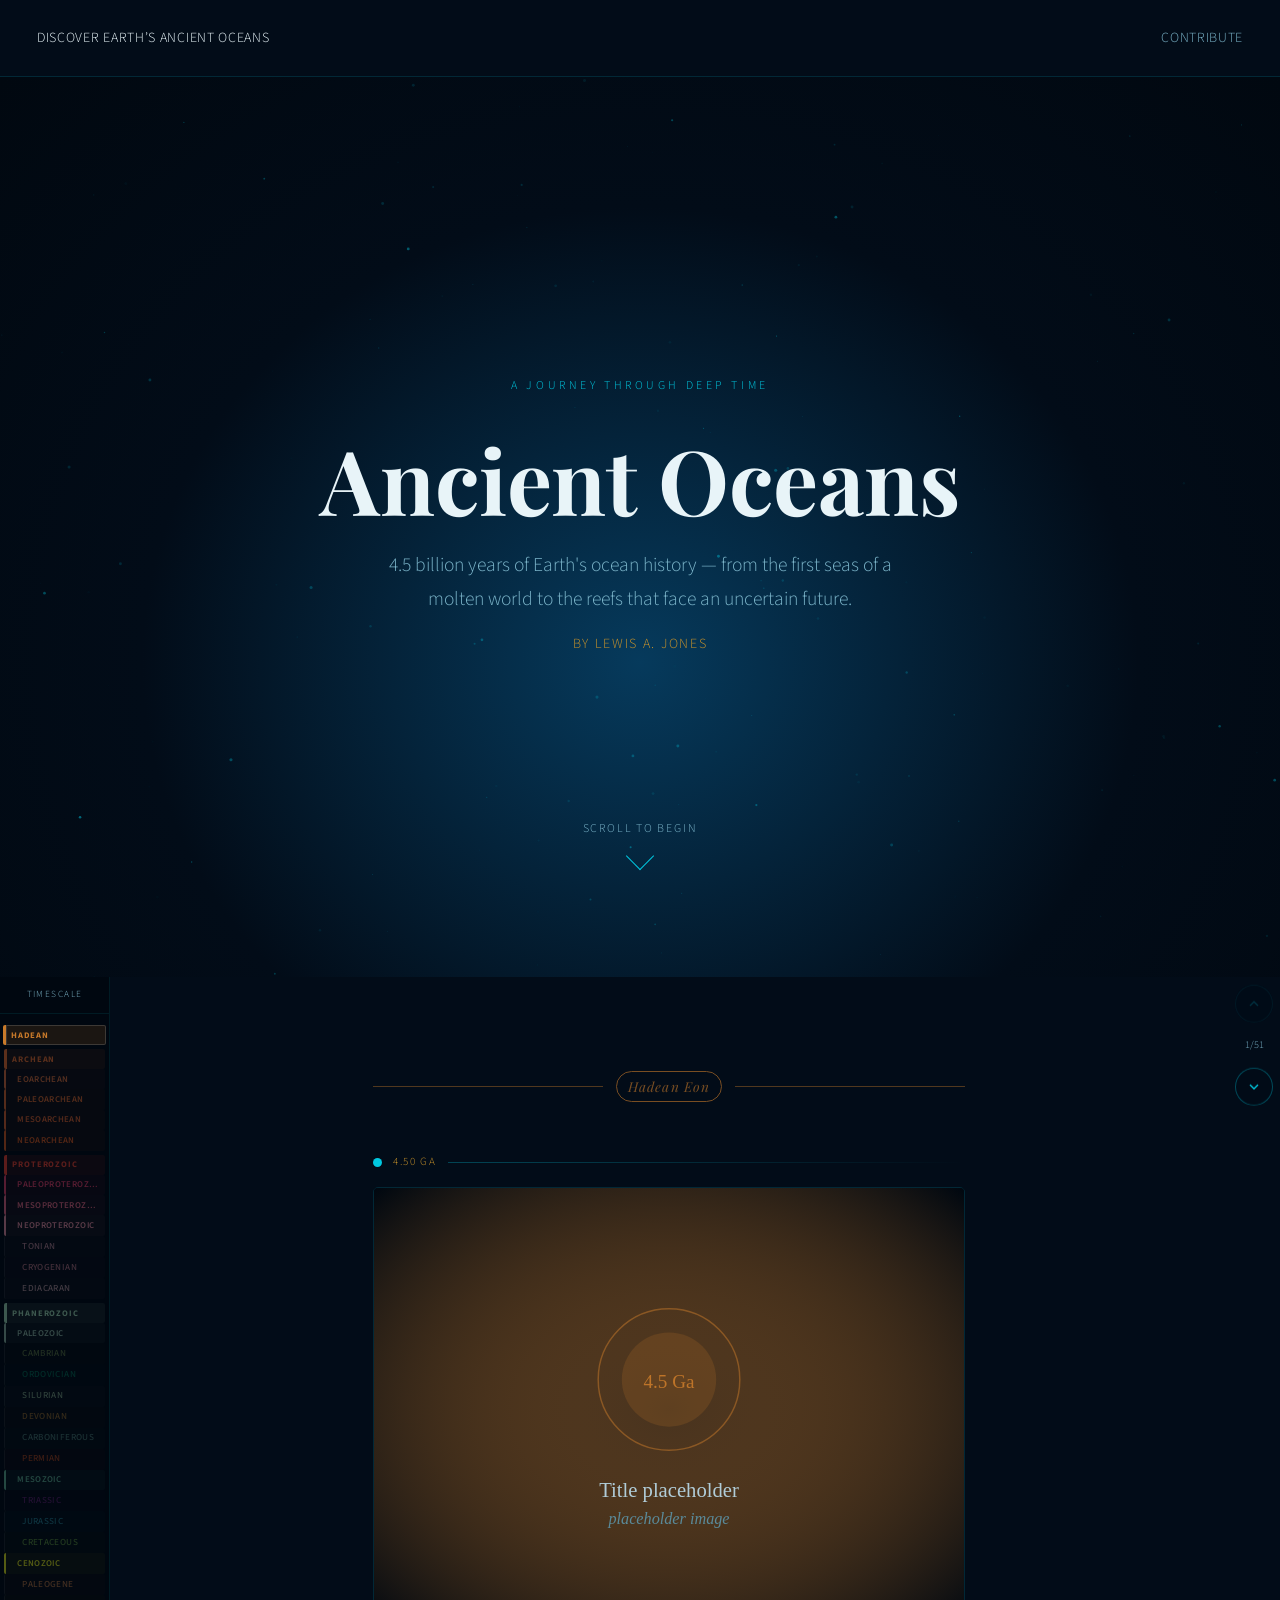
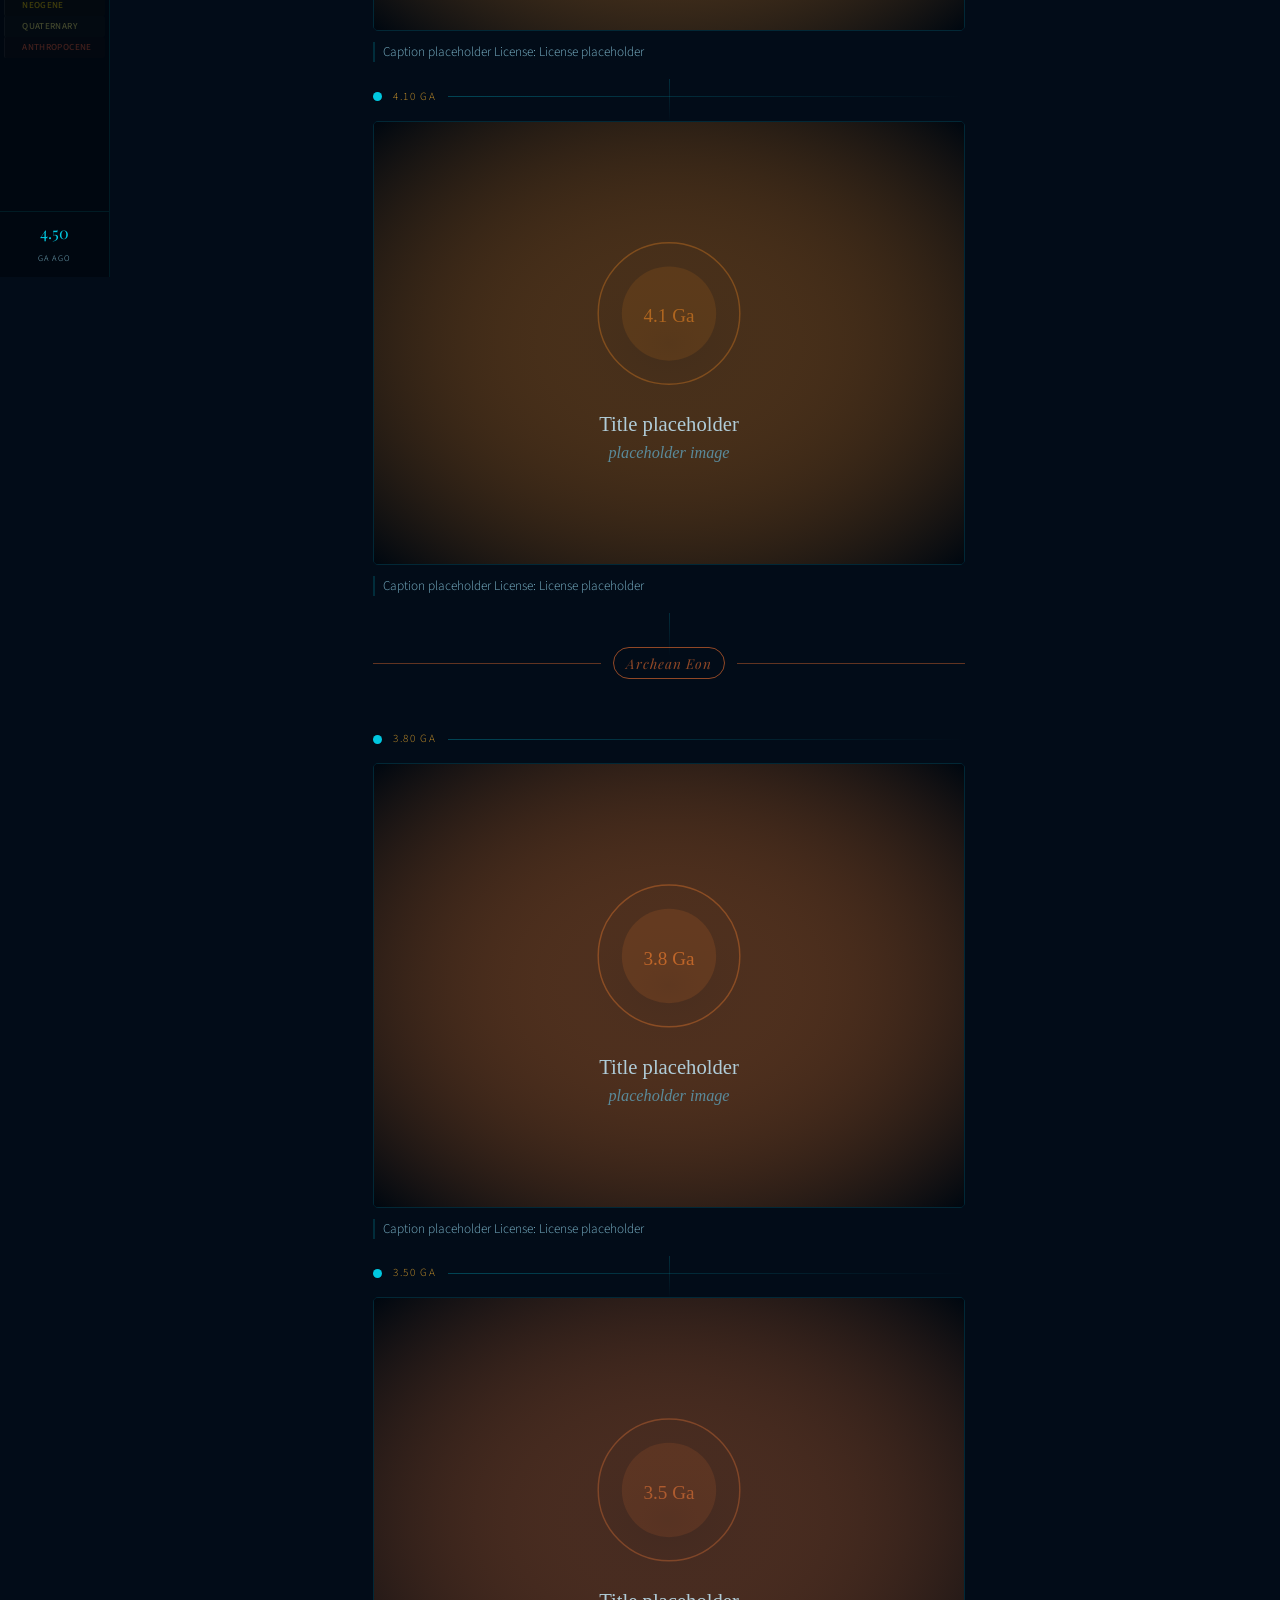
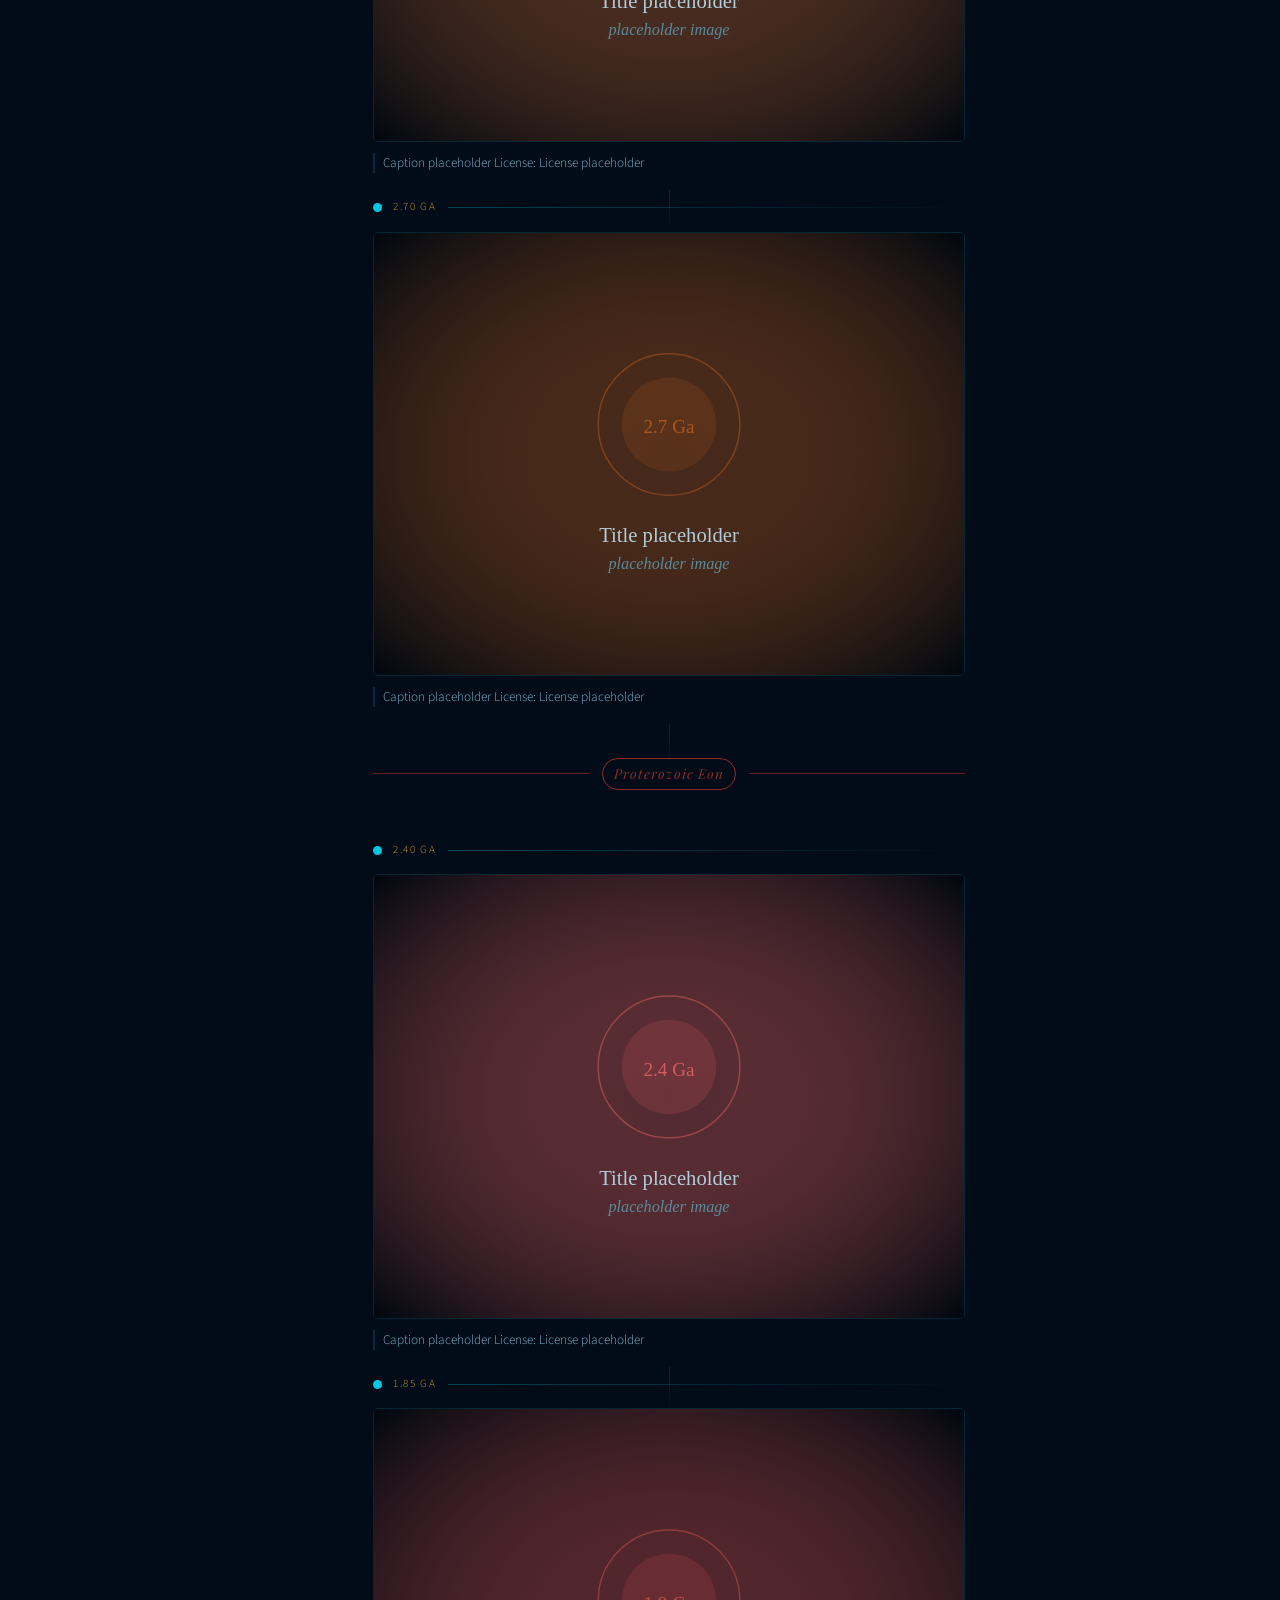
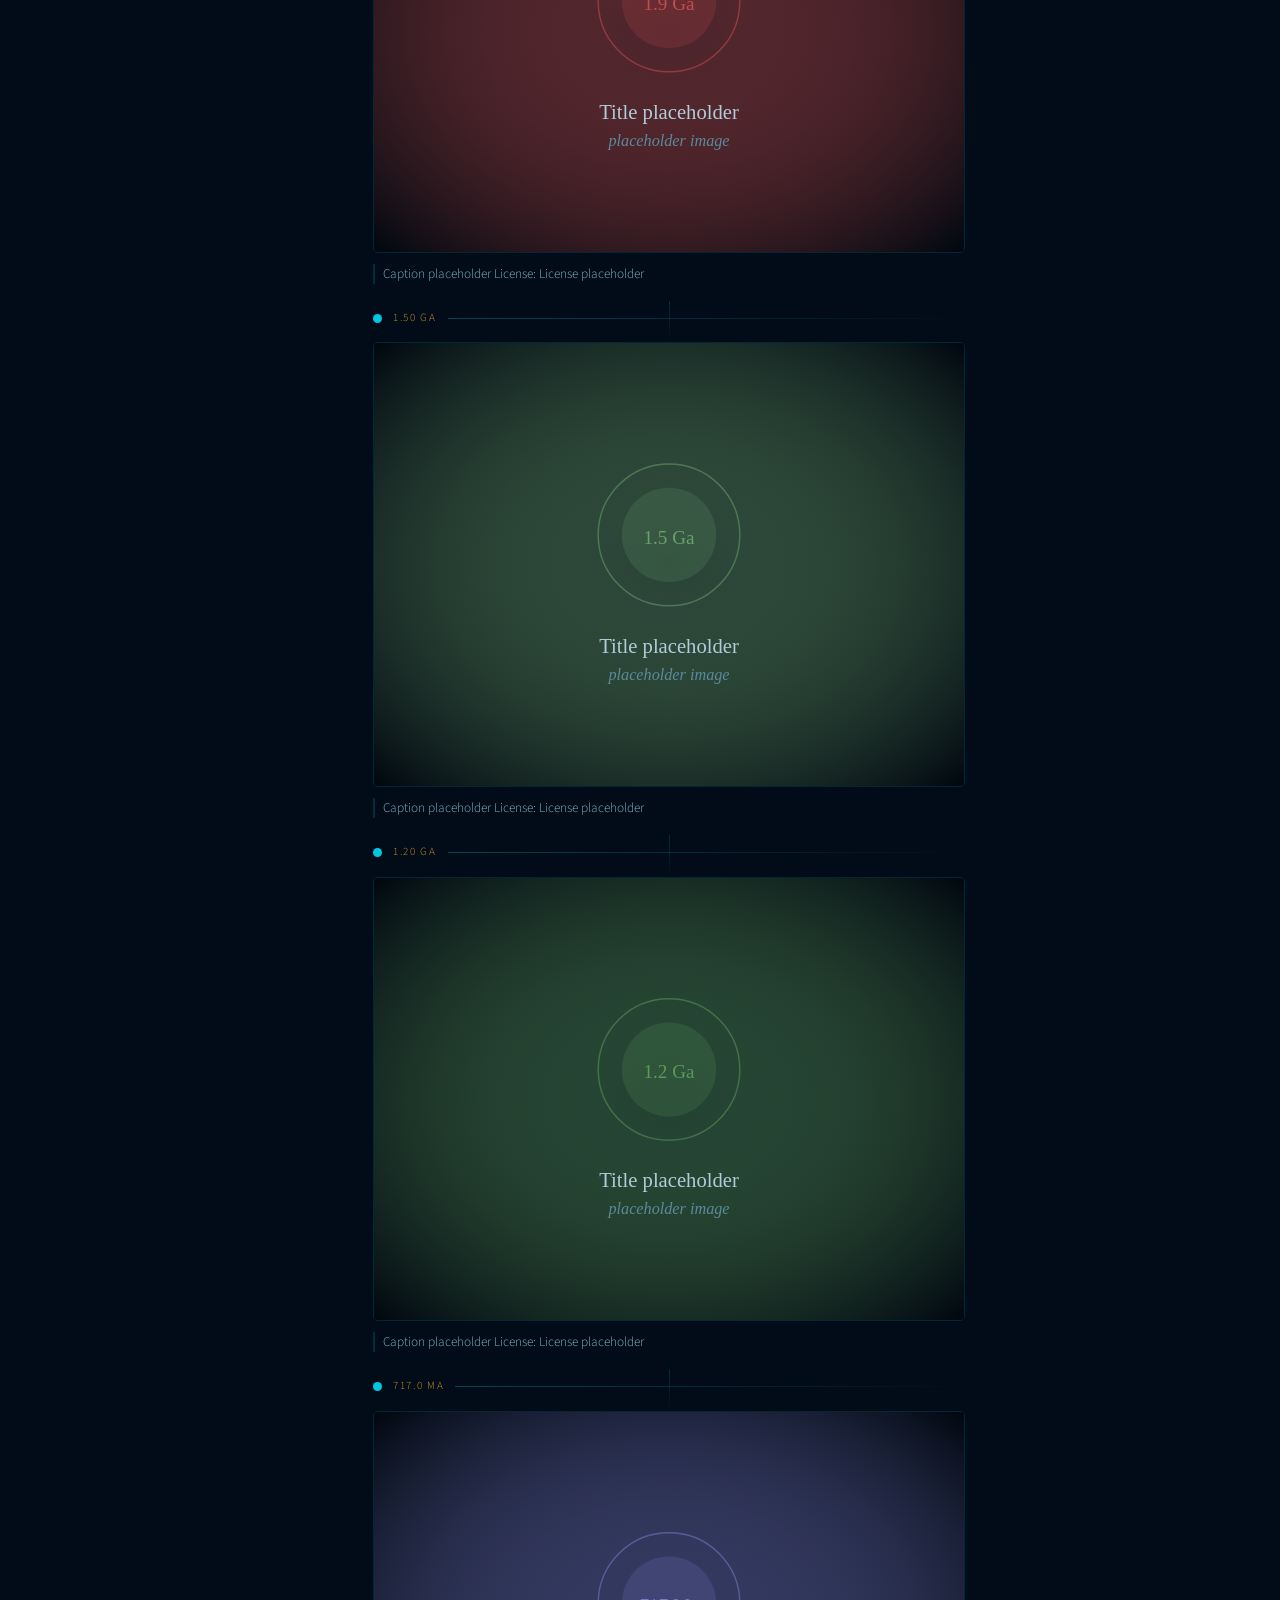
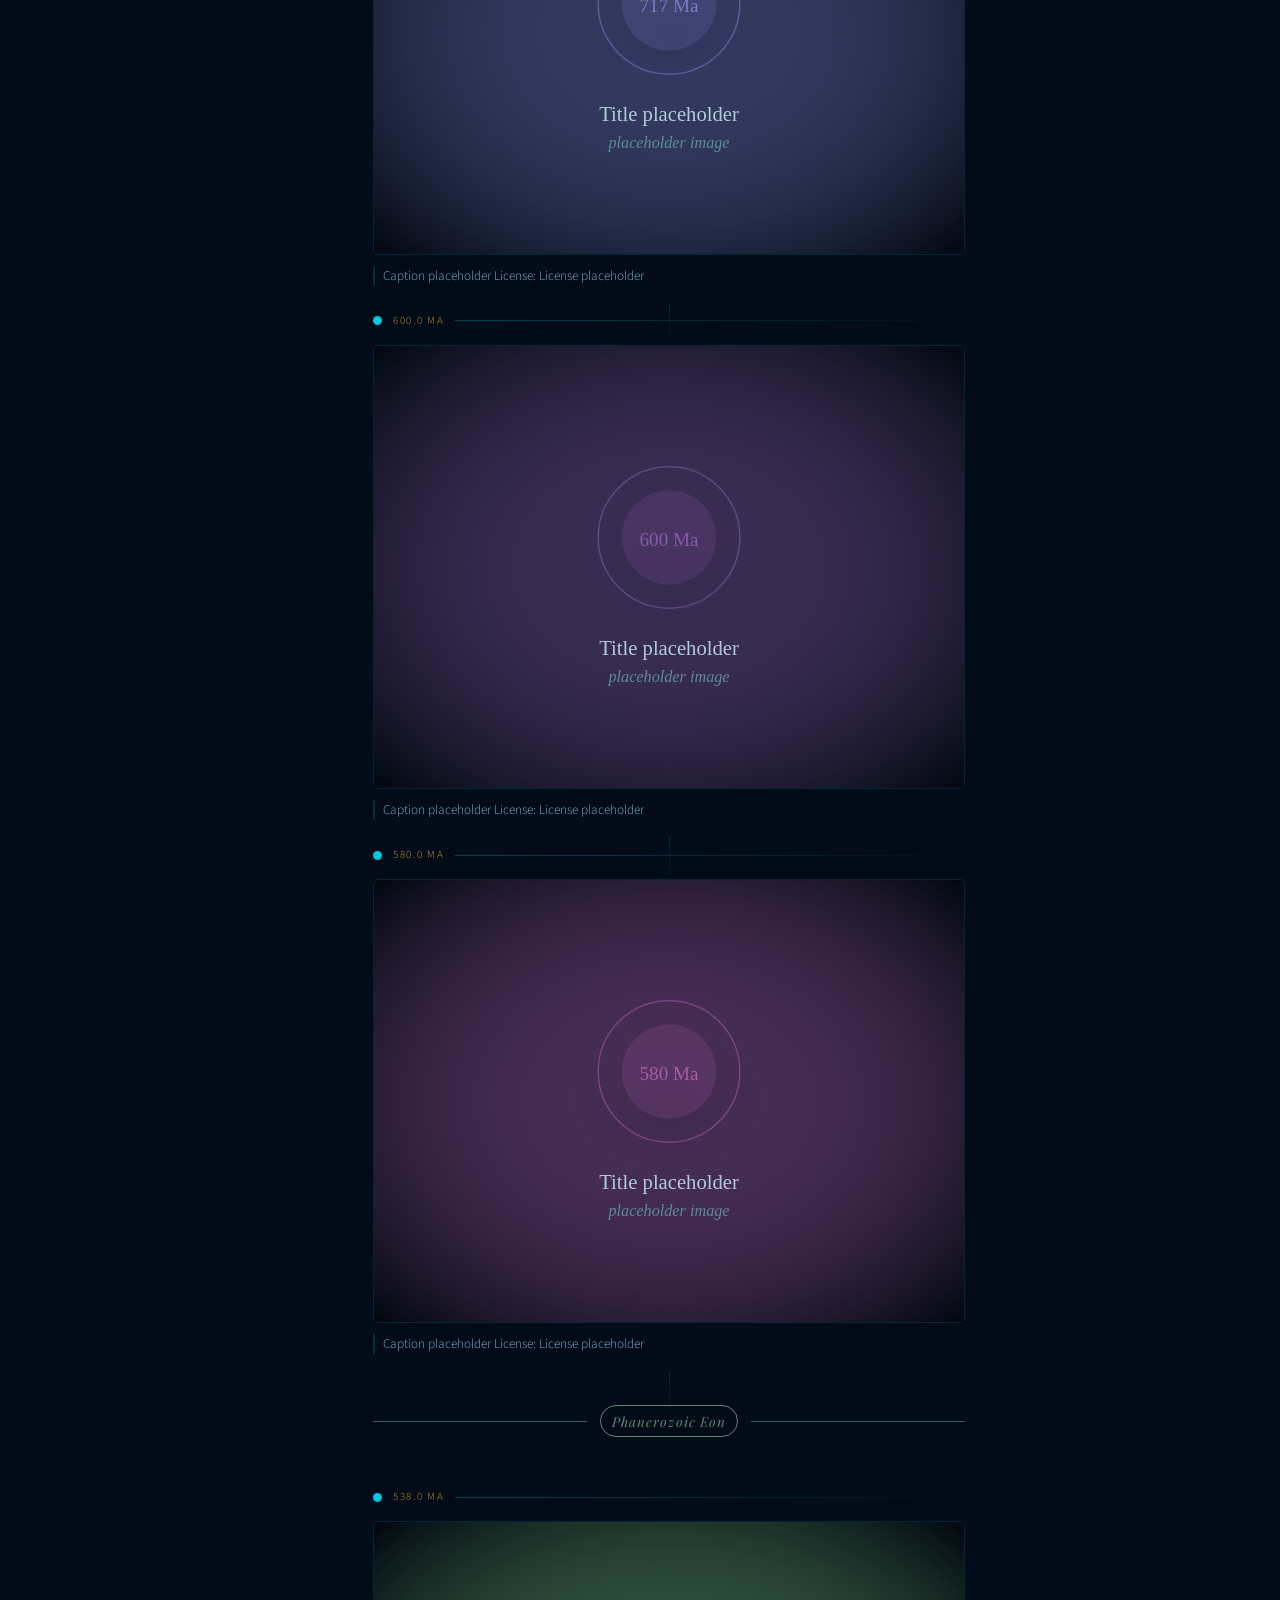
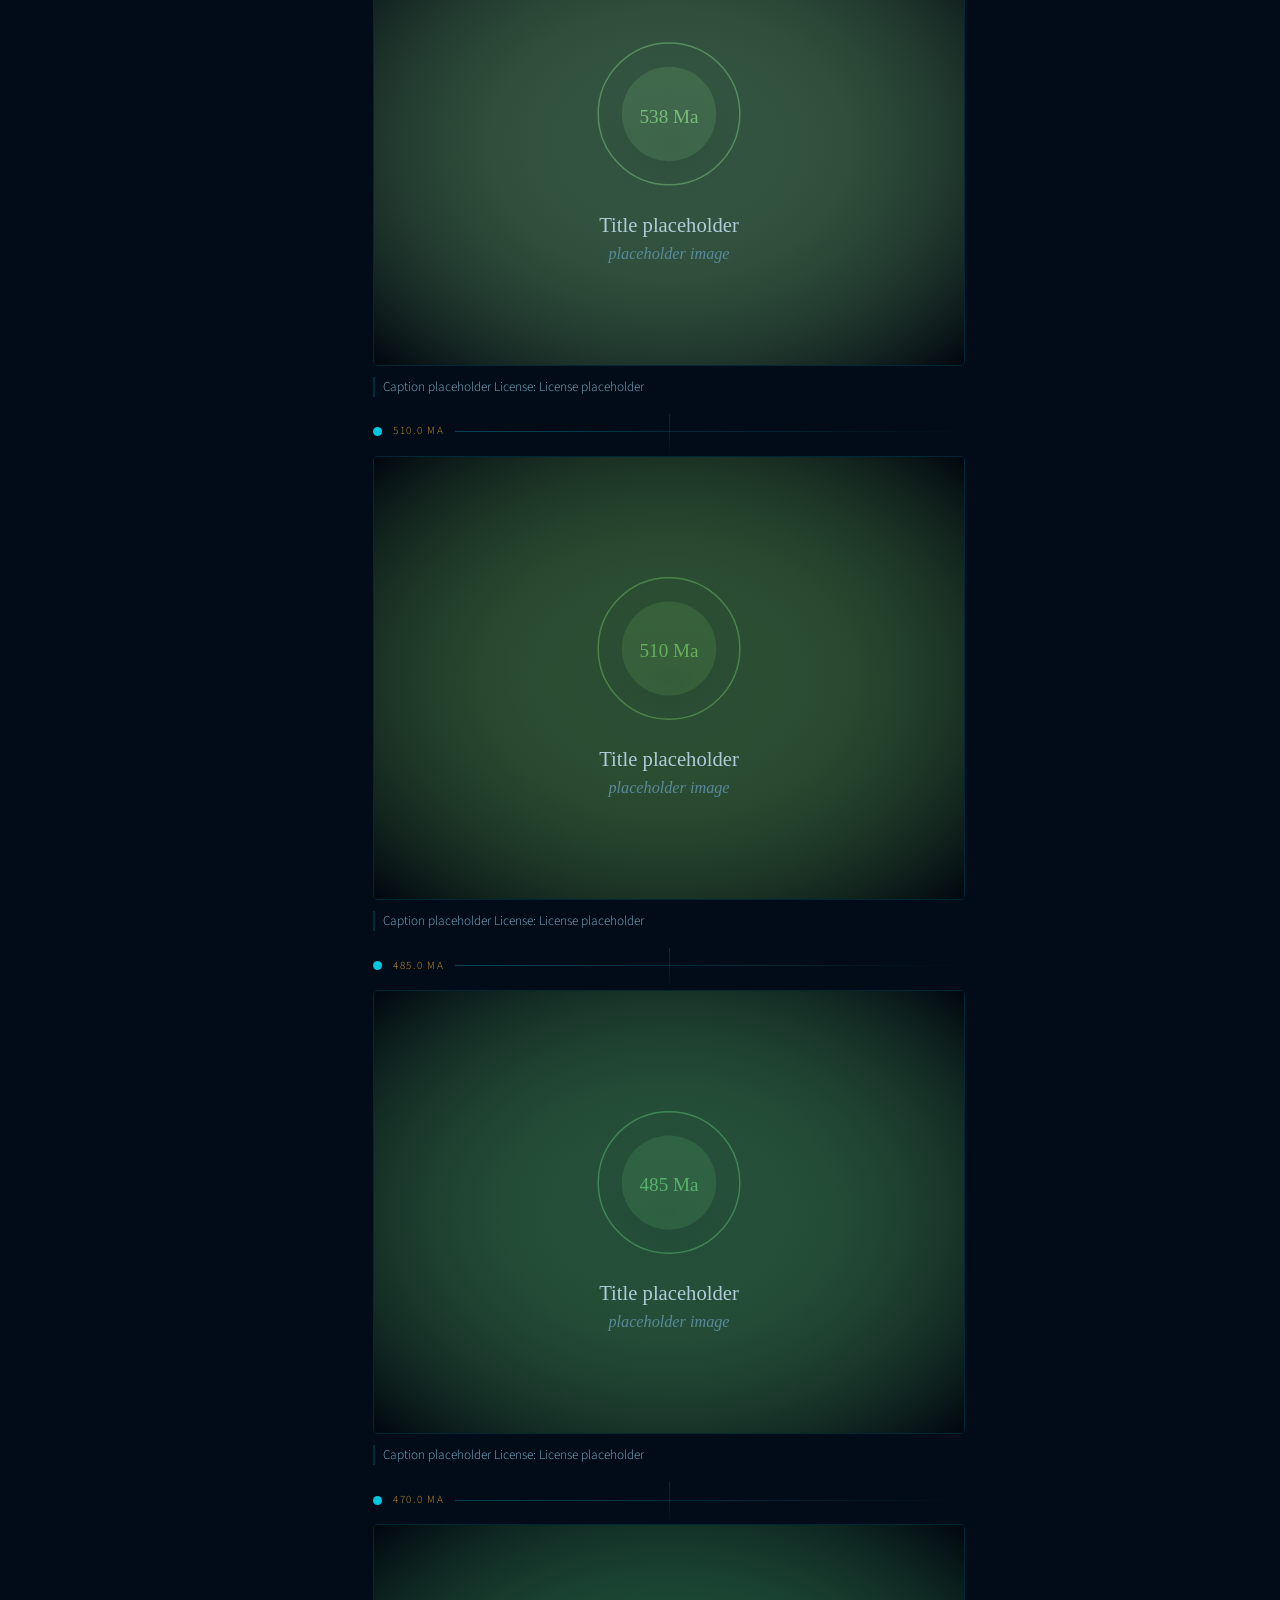
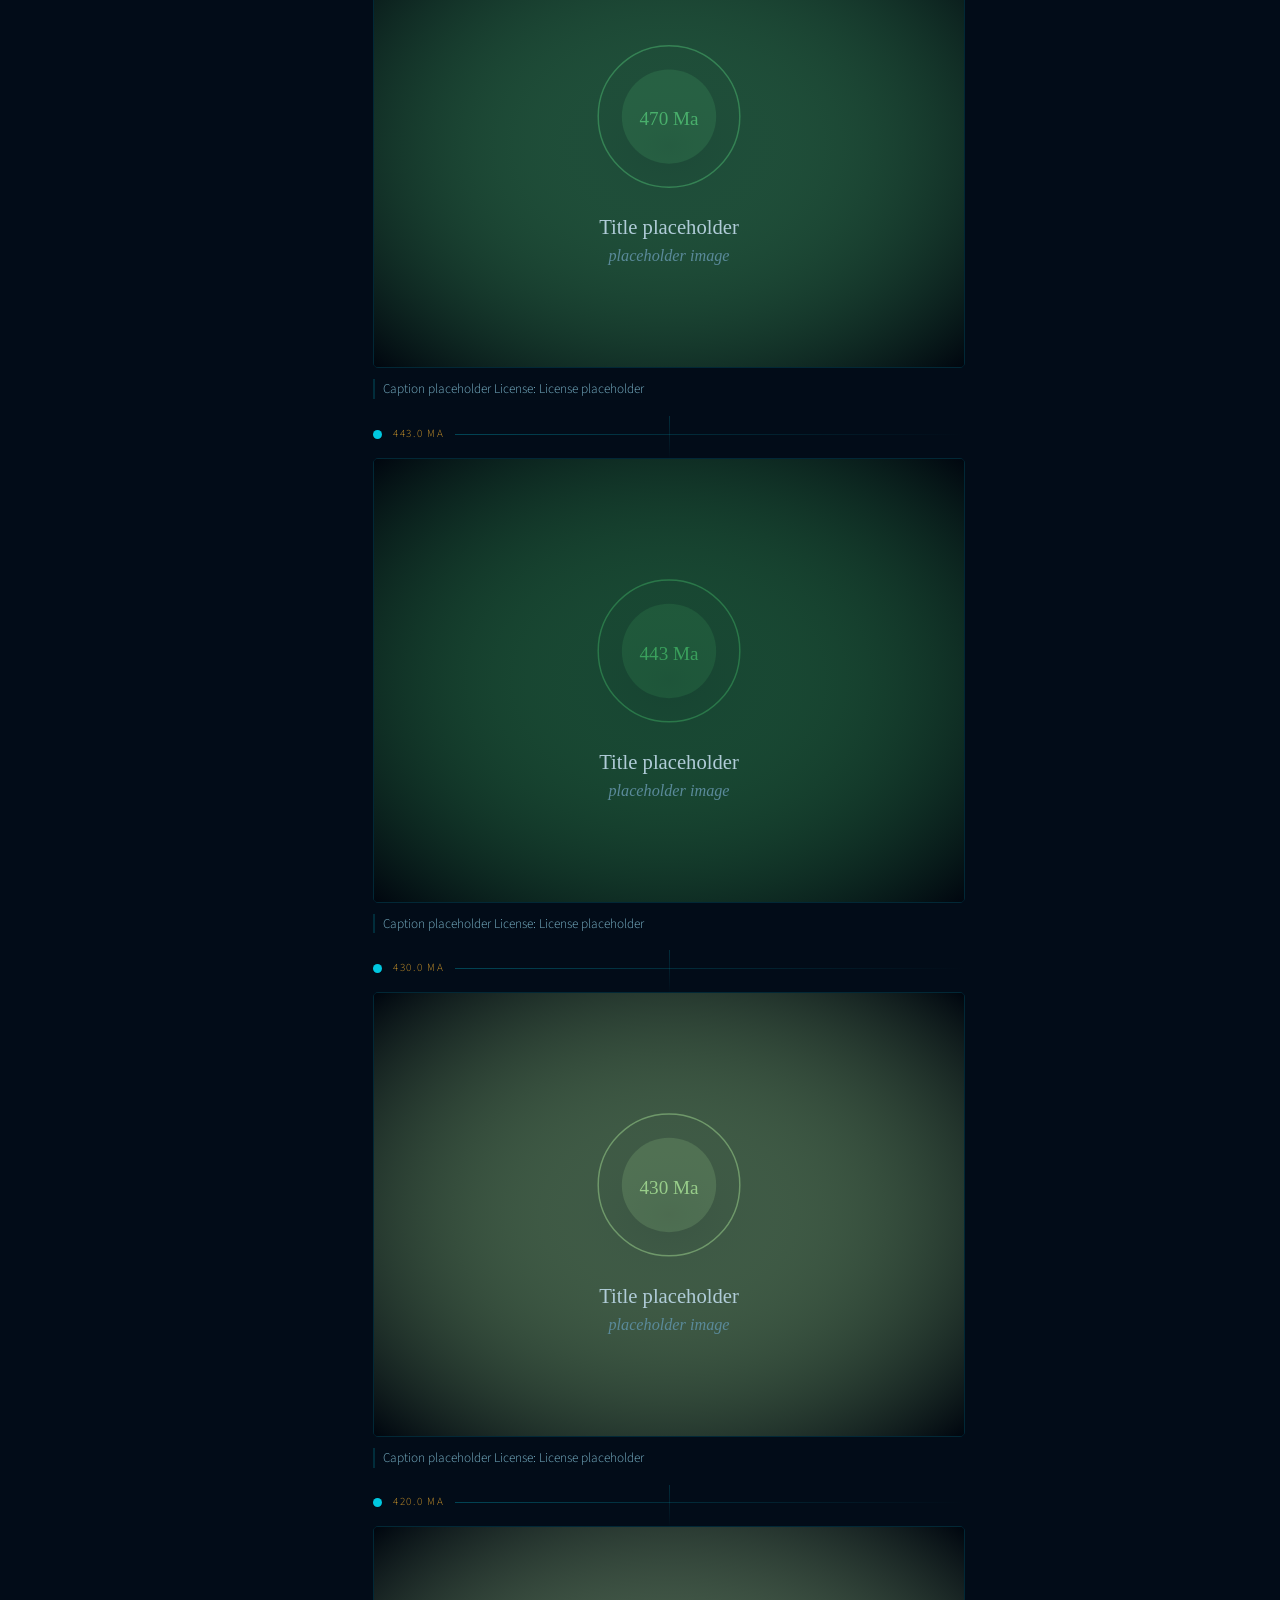
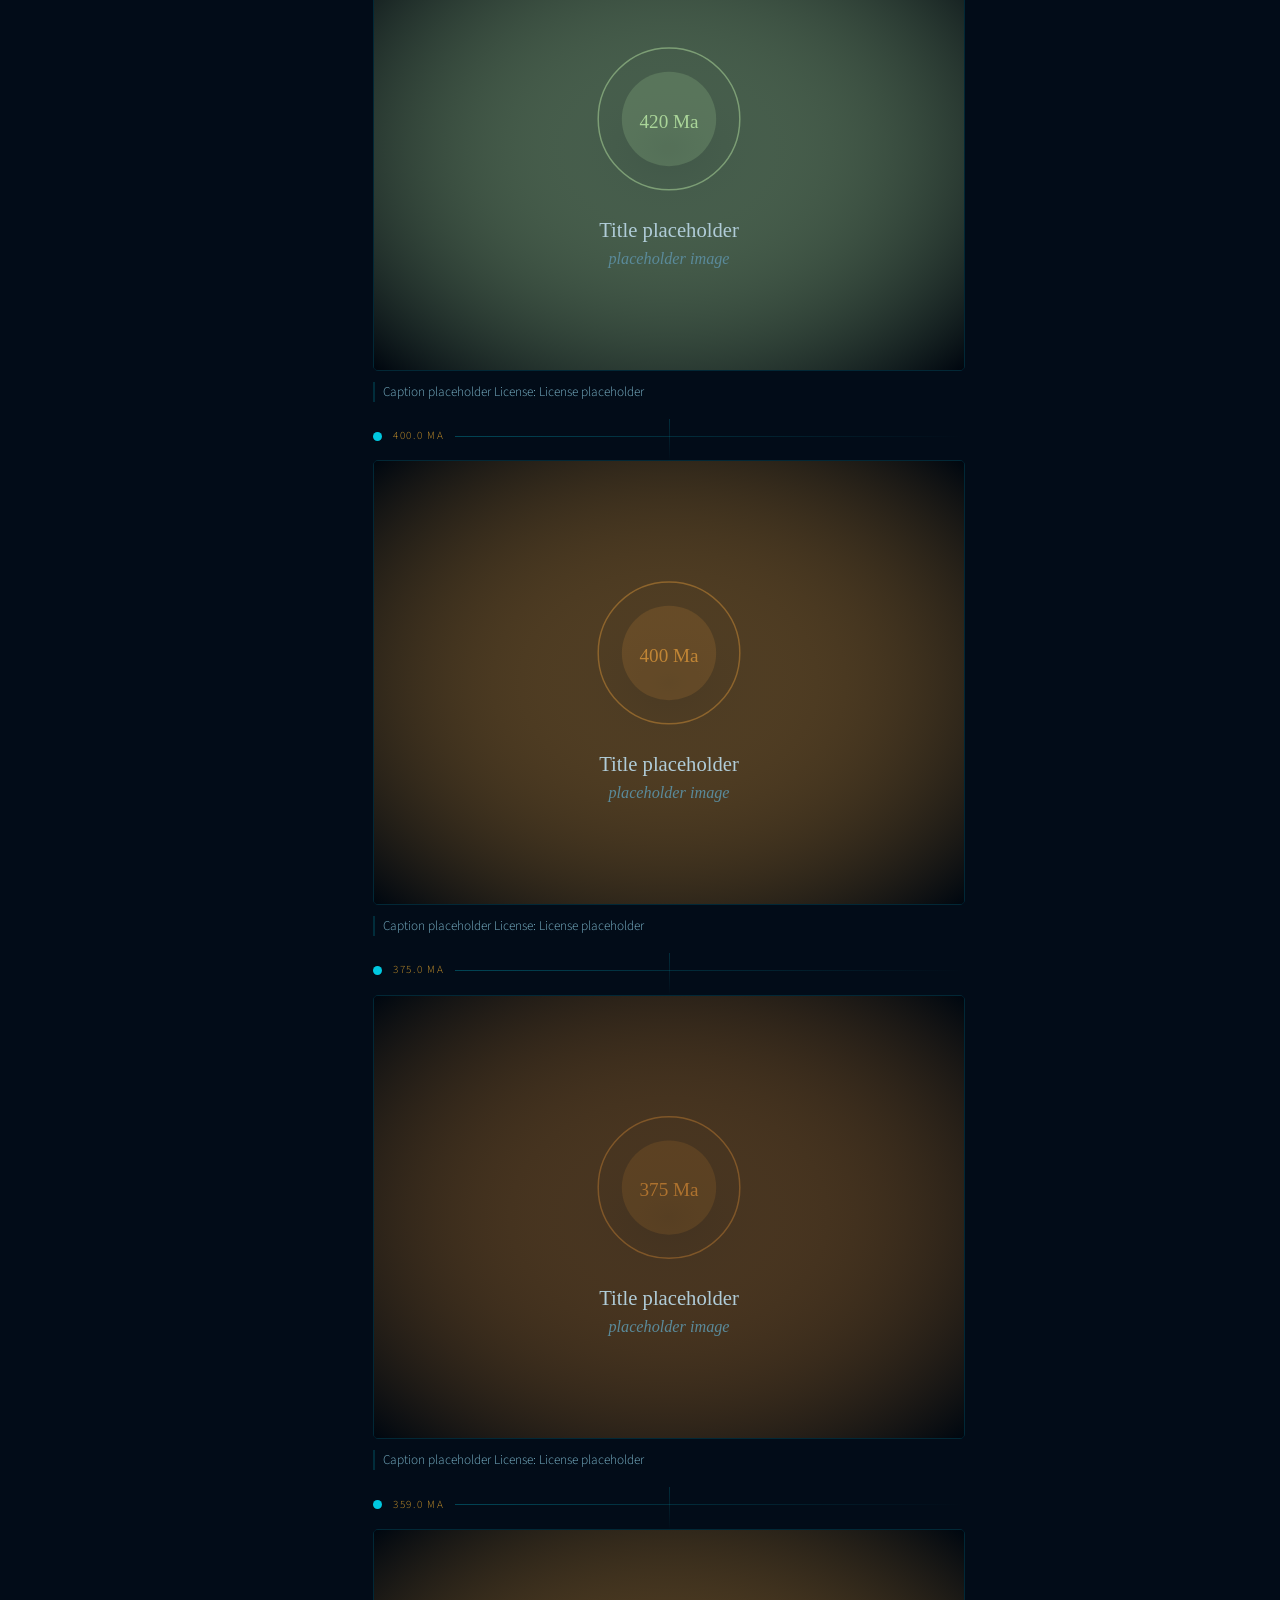
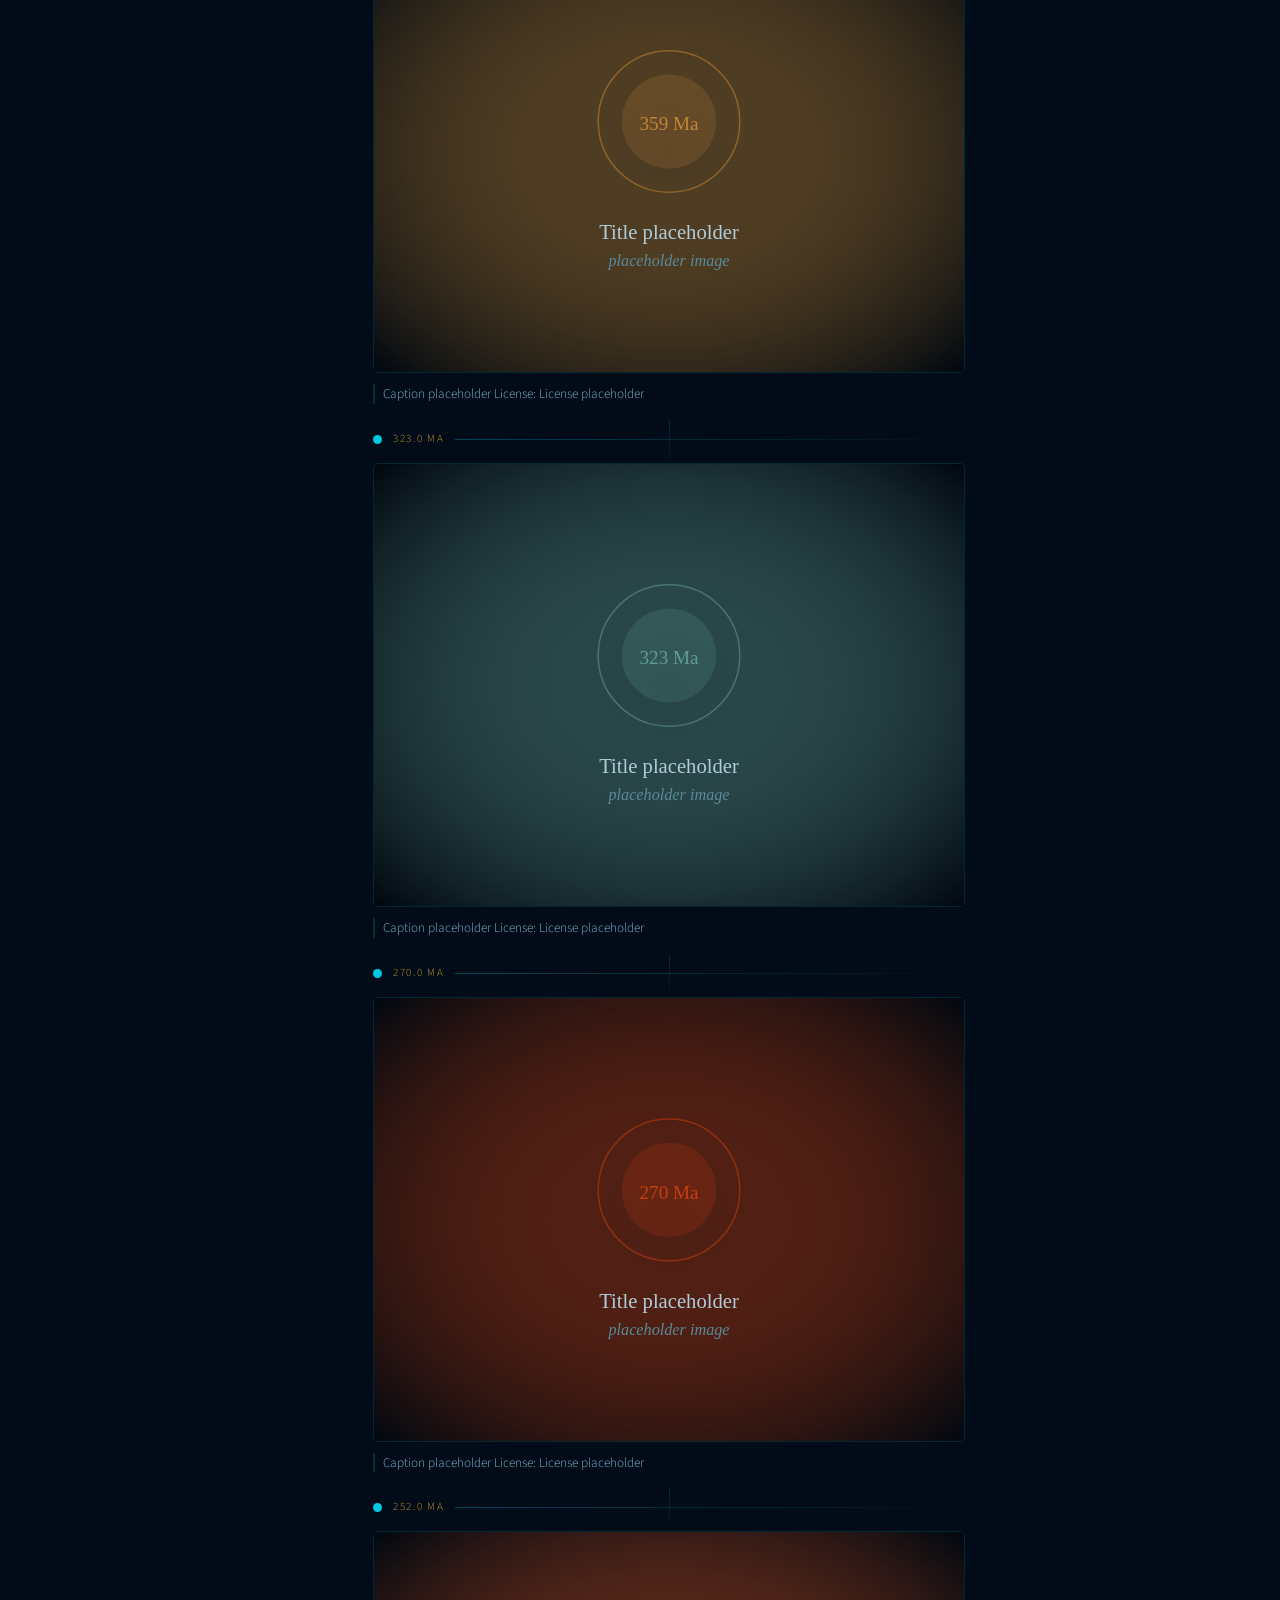
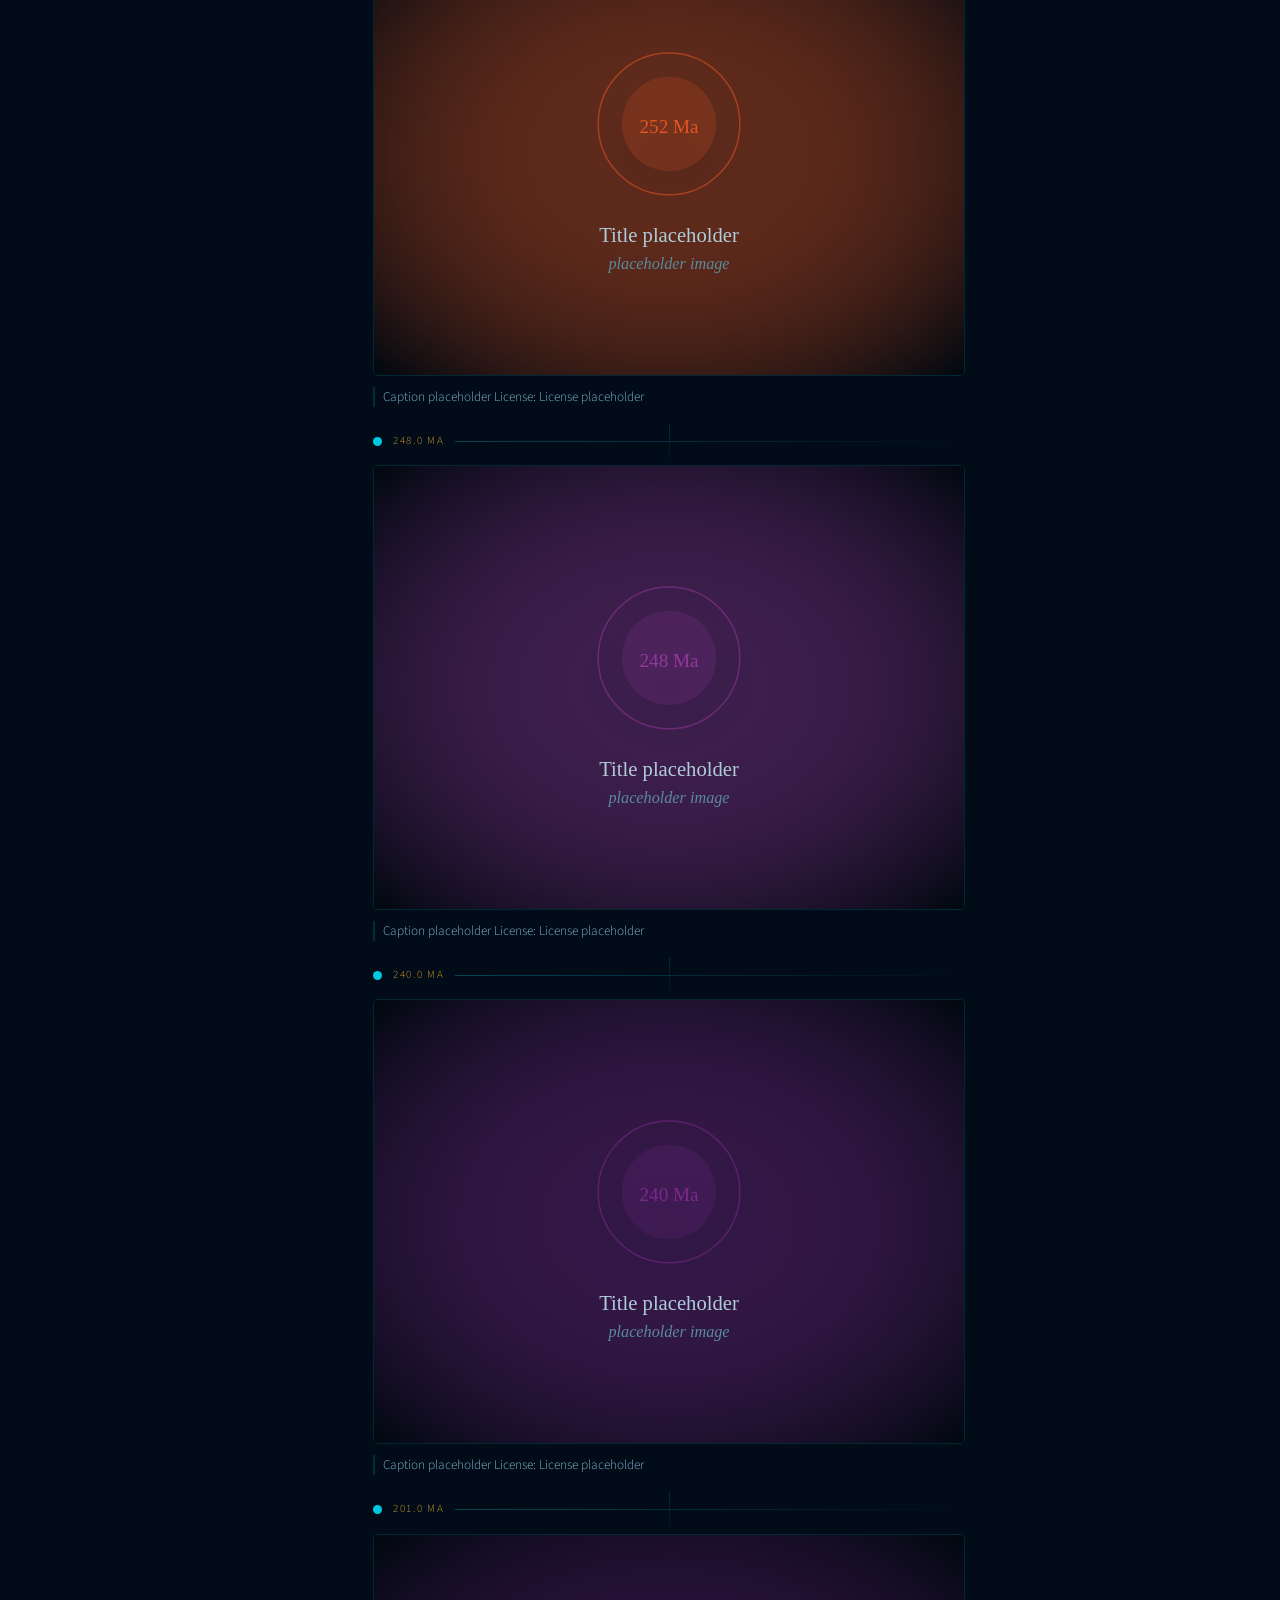
<file: index.html>
<!DOCTYPE html>
<html xmlns="http://www.w3.org/1999/xhtml" lang="en" xml:lang="en"><head>

<meta charset="utf-8">
<meta name="generator" content="quarto-1.9.38">

<meta name="viewport" content="width=device-width, initial-scale=1.0, user-scalable=yes">

<meta name="author" content="Lewis A. Jones">
<meta name="description" content="4.5 billion years of Earth’s ocean history">

<title>Ancient Oceans</title>
<style>
/* Default styles provided by pandoc.
** See https://pandoc.org/MANUAL.html#variables-for-html for config info.
*/
code{white-space: pre-wrap;}
span.smallcaps{font-variant: small-caps;}
div.columns{display: flex; gap: min(4vw, 1.5em);}
div.column{flex: auto; overflow-x: auto;}
div.hanging-indent{margin-left: 1.5em; text-indent: -1.5em;}
ul.task-list{list-style: none;}
ul.task-list li input[type="checkbox"] {
  width: 0.8em;
  margin: 0 0.8em 0.2em -1em; /* quarto-specific, see https://github.com/quarto-dev/quarto-cli/issues/4556 */ 
  vertical-align: middle;
}
</style>


<script src="site_libs/quarto-nav/quarto-nav.js"></script>
<script src="site_libs/quarto-nav/headroom.min.js"></script>
<script src="site_libs/clipboard/clipboard.min.js"></script>
<script src="site_libs/quarto-search/autocomplete.umd.js"></script>
<script src="site_libs/quarto-search/fuse.min.js"></script>
<script src="site_libs/quarto-search/quarto-search.js"></script>
<meta name="quarto:offset" content="./">
<script src="site_libs/quarto-html/quarto.js" type="module"></script>
<script src="site_libs/quarto-html/tabsets/tabsets.js" type="module"></script>
<script src="site_libs/quarto-html/popper.min.js"></script>
<script src="site_libs/quarto-html/tippy.umd.min.js"></script>
<script src="site_libs/quarto-html/anchor.min.js"></script>
<link href="site_libs/quarto-html/tippy.css" rel="stylesheet">
<link href="site_libs/quarto-html/quarto-syntax-highlighting-dark-0a6b7249c26820e032cb0bd839ff02b1.css" rel="stylesheet" id="quarto-text-highlighting-styles">
<script src="site_libs/bootstrap/bootstrap.min.js"></script>
<link href="site_libs/bootstrap/bootstrap-icons.css" rel="stylesheet">
<link href="site_libs/bootstrap/bootstrap-b823bdf62d8d40a975ee78209c90e11a.min.css" rel="stylesheet" append-hash="true" id="quarto-bootstrap" data-mode="dark">
<script id="quarto-search-options" type="application/json">{
  "location": "navbar",
  "copy-button": false,
  "collapse-after": 3,
  "panel-placement": "end",
  "type": "overlay",
  "limit": 50,
  "keyboard-shortcut": [
    "f",
    "/",
    "s"
  ],
  "show-item-context": false,
  "language": {
    "search-no-results-text": "No results",
    "search-matching-documents-text": "matching documents",
    "search-copy-link-title": "Copy link to search",
    "search-hide-matches-text": "Hide additional matches",
    "search-more-match-text": "more match in this document",
    "search-more-matches-text": "more matches in this document",
    "search-clear-button-title": "Clear",
    "search-text-placeholder": "",
    "search-detached-cancel-button-title": "Cancel",
    "search-submit-button-title": "Submit",
    "search-label": "Search"
  }
}</script>


<link rel="stylesheet" href="css/styles.css">
</head>

<body class="nav-fixed fullcontent quarto-light">

<div id="quarto-search-results"></div>
  <header id="quarto-header" class="headroom fixed-top">
    <nav class="navbar navbar-expand-lg " data-bs-theme="dark">
      <div class="navbar-container container-fluid">
          <button class="navbar-toggler" type="button" data-bs-toggle="collapse" data-bs-target="#navbarCollapse" aria-controls="navbarCollapse" role="menu" aria-expanded="false" aria-label="Toggle navigation" onclick="if (window.quartoToggleHeadroom) { window.quartoToggleHeadroom(); }">
  <span class="navbar-toggler-icon"></span>
</button>
          <div class="collapse navbar-collapse" id="navbarCollapse">
            <ul class="navbar-nav navbar-nav-scroll me-auto">
  <li class="nav-item">
    <a class="nav-link active" href="./index.html" aria-current="page"> 
<span class="menu-text">Discover Earth’s Ancient Oceans</span></a>
  </li>  
</ul>
            <ul class="navbar-nav navbar-nav-scroll ms-auto">
  <li class="nav-item">
    <a class="nav-link" href="./contribute/index.html"> 
<span class="menu-text">Contribute</span></a>
  </li>  
</ul>
          </div> <!-- /navcollapse -->
            <div class="quarto-navbar-tools">
</div>
      </div> <!-- /container-fluid -->
    </nav>
</header>
<!-- content -->
<div id="quarto-content" class="quarto-container page-columns page-rows-contents page-layout-article page-navbar">
<!-- sidebar -->
<!-- margin-sidebar -->
    
<!-- main -->
<main class="content page-columns page-full" id="quarto-document-content">

<header id="title-block-header" class="quarto-title-block default">
<div class="quarto-title">
<h1 class="title">Ancient Oceans</h1>
</div>

<div>
  <div class="description">
    4.5 billion years of Earth’s ocean history
  </div>
</div>


<div class="quarto-title-meta">

    <div>
    <div class="quarto-title-meta-heading">Author</div>
    <div class="quarto-title-meta-contents">
             <p><a href="https://lewisajones.com">Lewis A. Jones</a> <a href="https://orcid.org/0000-0003-3902-8986" class="quarto-title-author-orcid"> <img src="[data-uri]"></a></p>
          </div>
  </div>
    
  
    
  </div>
  


</header>


<div id="hero">
  <canvas id="hc"></canvas>
  <div class="hcontent">
    <p class="eyebrow">A journey through deep time</p>
    <h1 class="htitle">Ancient Oceans</h1>
    <p class="hsub">4.5 billion years of Earth's ocean history — from the first seas of a molten world to the reefs that face an uncertain future.</p>
    <p class="hauthors">By Lewis A. Jones</p>
  </div>
  <div class="scue" id="scue"><span>Scroll to begin</span><div class="sarr"></div></div>
</div>

<div id="tlc" class="page-columns page-full">
  <aside id="gsb" aria-label="Geological timescale">
    <div class="sbh">Timescale</div>
    <div id="gtd"></div>
    <div class="sbf">
      <span class="mv" id="sbmv">4500</span>
      <span class="ml" id="sbml">Ma ago</span>
    </div>
  </aside>
  <main id="evcol" role="main" aria-label="Ocean events through geological time"></main>
  <nav id="evnav" aria-label="Navigate between events">
    <button class="nb" id="nprev" disabled="" aria-label="Previous event">
      <svg viewbox="0 0 24 24"><polyline points="18 15 12 9 6 15"></polyline></svg>
    </button>
    <span class="nct" id="nct">1/—</span>
    <button class="nb" id="nnext" aria-label="Next event">
      <svg viewbox="0 0 24 24"><polyline points="6 9 12 15 18 9"></polyline></svg>
    </button>
  </nav>
</div>

<div id="tdl" class="hid" aria-hidden="true">
  <div class="dlc"></div>
  <div class="dli"></div>
  <div class="dlc"></div>
</div>

<div id="ftw" class="hid" role="status" aria-live="polite">
  <div class="tpill">
    <span class="tv" id="ftv">4,500</span>
    <span class="tu" id="ftu">Ma ago</span>
  </div>
  <span class="tpn" id="ftpn">Hadean</span>
</div>

<script src="js/timescale.js"></script>
<script src="js/events.js"></script>
<script src="js/main.js"></script>



</main> <!-- /main -->
<script id="quarto-html-after-body" type="application/javascript">
  window.document.addEventListener("DOMContentLoaded", function (event) {
    const icon = "";
    const anchorJS = new window.AnchorJS();
    anchorJS.options = {
      placement: 'right',
      icon: icon
    };
    anchorJS.add('.anchored');
    const isCodeAnnotation = (el) => {
      for (const clz of el.classList) {
        if (clz.startsWith('code-annotation-')) {                     
          return true;
        }
      }
      return false;
    }
    const onCopySuccess = function(e) {
      // button target
      const button = e.trigger;
      // don't keep focus
      button.blur();
      // flash "checked"
      button.classList.add('code-copy-button-checked');
      var currentTitle = button.getAttribute("title");
      button.setAttribute("title", "Copied!");
      let tooltip;
      if (window.bootstrap) {
        button.setAttribute("data-bs-toggle", "tooltip");
        button.setAttribute("data-bs-placement", "left");
        button.setAttribute("data-bs-title", "Copied!");
        tooltip = new bootstrap.Tooltip(button, 
          { trigger: "manual", 
            customClass: "code-copy-button-tooltip",
            offset: [0, -8]});
        tooltip.show();    
      }
      setTimeout(function() {
        if (tooltip) {
          tooltip.hide();
          button.removeAttribute("data-bs-title");
          button.removeAttribute("data-bs-toggle");
          button.removeAttribute("data-bs-placement");
        }
        button.setAttribute("title", currentTitle);
        button.classList.remove('code-copy-button-checked');
      }, 1000);
      // clear code selection
      e.clearSelection();
    }
    const getTextToCopy = function(trigger) {
      const outerScaffold = trigger.parentElement.cloneNode(true);
      const codeEl = outerScaffold.querySelector('code');
      for (const childEl of codeEl.children) {
        if (isCodeAnnotation(childEl)) {
          childEl.remove();
        }
      }
      return codeEl.innerText;
    }
    const clipboard = new window.ClipboardJS('.code-copy-button:not([data-in-quarto-modal])', {
      text: getTextToCopy
    });
    clipboard.on('success', onCopySuccess);
    if (window.document.getElementById('quarto-embedded-source-code-modal')) {
      const clipboardModal = new window.ClipboardJS('.code-copy-button[data-in-quarto-modal]', {
        text: getTextToCopy,
        container: window.document.getElementById('quarto-embedded-source-code-modal')
      });
      clipboardModal.on('success', onCopySuccess);
    }
      var localhostRegex = new RegExp(/^(?:http|https):\/\/localhost\:?[0-9]*\//);
      var mailtoRegex = new RegExp(/^mailto:/);
        var filterRegex = new RegExp("https:\/\/discover\.ancientoceans\.org");
      var isInternal = (href) => {
          return filterRegex.test(href) || localhostRegex.test(href) || mailtoRegex.test(href);
      }
      // Inspect non-navigation links and adorn them if external
     var links = window.document.querySelectorAll('a[href]:not(.nav-link):not(.navbar-brand):not(.toc-action):not(.sidebar-link):not(.sidebar-item-toggle):not(.pagination-link):not(.no-external):not([aria-hidden]):not(.dropdown-item):not(.quarto-navigation-tool):not(.about-link)');
      for (var i=0; i<links.length; i++) {
        const link = links[i];
        if (!isInternal(link.href)) {
          // undo the damage that might have been done by quarto-nav.js in the case of
          // links that we want to consider external
          if (link.dataset.originalHref !== undefined) {
            link.href = link.dataset.originalHref;
          }
        }
      }
    function tippyHover(el, contentFn, onTriggerFn, onUntriggerFn) {
      const config = {
        allowHTML: true,
        maxWidth: 500,
        delay: 100,
        arrow: false,
        appendTo: function(el) {
            return el.parentElement;
        },
        interactive: true,
        interactiveBorder: 10,
        theme: 'quarto',
        placement: 'bottom-start',
      };
      if (contentFn) {
        config.content = contentFn;
      }
      if (onTriggerFn) {
        config.onTrigger = onTriggerFn;
      }
      if (onUntriggerFn) {
        config.onUntrigger = onUntriggerFn;
      }
      window.tippy(el, config); 
    }
    const noterefs = window.document.querySelectorAll('a[role="doc-noteref"]');
    for (var i=0; i<noterefs.length; i++) {
      const ref = noterefs[i];
      tippyHover(ref, function() {
        // use id or data attribute instead here
        let href = ref.getAttribute('data-footnote-href') || ref.getAttribute('href');
        try { href = new URL(href).hash; } catch {}
        const id = href.replace(/^#\/?/, "");
        const note = window.document.getElementById(id);
        if (note) {
          return note.innerHTML;
        } else {
          return "";
        }
      });
    }
    const xrefs = window.document.querySelectorAll('a.quarto-xref');
    const processXRef = (id, note) => {
      // Strip column container classes
      const stripColumnClz = (el) => {
        el.classList.remove("page-full", "page-columns");
        if (el.children) {
          for (const child of el.children) {
            stripColumnClz(child);
          }
        }
      }
      stripColumnClz(note)
      if (id === null || id.startsWith('sec-')) {
        // Special case sections, only their first couple elements
        const container = document.createElement("div");
        if (note.children && note.children.length > 2) {
          container.appendChild(note.children[0].cloneNode(true));
          for (let i = 1; i < note.children.length; i++) {
            const child = note.children[i];
            if (child.tagName === "P" && child.innerText === "") {
              continue;
            } else {
              container.appendChild(child.cloneNode(true));
              break;
            }
          }
          if (window.Quarto?.typesetMath) {
            window.Quarto.typesetMath(container);
          }
          return container.innerHTML
        } else {
          if (window.Quarto?.typesetMath) {
            window.Quarto.typesetMath(note);
          }
          return note.innerHTML;
        }
      } else {
        // Remove any anchor links if they are present
        const anchorLink = note.querySelector('a.anchorjs-link');
        if (anchorLink) {
          anchorLink.remove();
        }
        if (window.Quarto?.typesetMath) {
          window.Quarto.typesetMath(note);
        }
        if (note.classList.contains("callout")) {
          return note.outerHTML;
        } else {
          return note.innerHTML;
        }
      }
    }
    for (var i=0; i<xrefs.length; i++) {
      const xref = xrefs[i];
      tippyHover(xref, undefined, function(instance) {
        instance.disable();
        let url = xref.getAttribute('href');
        let hash = undefined; 
        if (url.startsWith('#')) {
          hash = url;
        } else {
          try { hash = new URL(url).hash; } catch {}
        }
        if (hash) {
          const id = hash.replace(/^#\/?/, "");
          const note = window.document.getElementById(id);
          if (note !== null) {
            try {
              const html = processXRef(id, note.cloneNode(true));
              instance.setContent(html);
            } finally {
              instance.enable();
              instance.show();
            }
          } else {
            // See if we can fetch this
            fetch(url.split('#')[0])
            .then(res => res.text())
            .then(html => {
              const parser = new DOMParser();
              const htmlDoc = parser.parseFromString(html, "text/html");
              const note = htmlDoc.getElementById(id);
              if (note !== null) {
                const html = processXRef(id, note);
                instance.setContent(html);
              } 
            }).finally(() => {
              instance.enable();
              instance.show();
            });
          }
        } else {
          // See if we can fetch a full url (with no hash to target)
          // This is a special case and we should probably do some content thinning / targeting
          fetch(url)
          .then(res => res.text())
          .then(html => {
            const parser = new DOMParser();
            const htmlDoc = parser.parseFromString(html, "text/html");
            const note = htmlDoc.querySelector('main.content');
            if (note !== null) {
              // This should only happen for chapter cross references
              // (since there is no id in the URL)
              // remove the first header
              if (note.children.length > 0 && note.children[0].tagName === "HEADER") {
                note.children[0].remove();
              }
              const html = processXRef(null, note);
              instance.setContent(html);
            } 
          }).finally(() => {
            instance.enable();
            instance.show();
          });
        }
      }, function(instance) {
      });
    }
        let selectedAnnoteEl;
        const selectorForAnnotation = ( cell, annotation) => {
          let cellAttr = 'data-code-cell="' + cell + '"';
          let lineAttr = 'data-code-annotation="' +  annotation + '"';
          const selector = 'span[' + cellAttr + '][' + lineAttr + ']';
          return selector;
        }
        const selectCodeLines = (annoteEl) => {
          const doc = window.document;
          const targetCell = annoteEl.getAttribute("data-target-cell");
          const targetAnnotation = annoteEl.getAttribute("data-target-annotation");
          const annoteSpan = window.document.querySelector(selectorForAnnotation(targetCell, targetAnnotation));
          const lines = annoteSpan.getAttribute("data-code-lines").split(",");
          const lineIds = lines.map((line) => {
            return targetCell + "-" + line;
          })
          let top = null;
          let height = null;
          let parent = null;
          if (lineIds.length > 0) {
              //compute the position of the single el (top and bottom and make a div)
              const el = window.document.getElementById(lineIds[0]);
              top = el.offsetTop;
              height = el.offsetHeight;
              parent = el.parentElement.parentElement;
            if (lineIds.length > 1) {
              const lastEl = window.document.getElementById(lineIds[lineIds.length - 1]);
              const bottom = lastEl.offsetTop + lastEl.offsetHeight;
              height = bottom - top;
            }
            if (top !== null && height !== null && parent !== null) {
              // cook up a div (if necessary) and position it 
              let div = window.document.getElementById("code-annotation-line-highlight");
              if (div === null) {
                div = window.document.createElement("div");
                div.setAttribute("id", "code-annotation-line-highlight");
                div.style.position = 'absolute';
                parent.appendChild(div);
              }
              div.style.top = top - 2 + "px";
              div.style.height = height + 4 + "px";
              div.style.left = 0;
              let gutterDiv = window.document.getElementById("code-annotation-line-highlight-gutter");
              if (gutterDiv === null) {
                gutterDiv = window.document.createElement("div");
                gutterDiv.setAttribute("id", "code-annotation-line-highlight-gutter");
                gutterDiv.style.position = 'absolute';
                const codeCell = window.document.getElementById(targetCell);
                const gutter = codeCell.querySelector('.code-annotation-gutter');
                gutter.appendChild(gutterDiv);
              }
              gutterDiv.style.top = top - 2 + "px";
              gutterDiv.style.height = height + 4 + "px";
            }
            selectedAnnoteEl = annoteEl;
          }
        };
        const unselectCodeLines = () => {
          const elementsIds = ["code-annotation-line-highlight", "code-annotation-line-highlight-gutter"];
          elementsIds.forEach((elId) => {
            const div = window.document.getElementById(elId);
            if (div) {
              div.remove();
            }
          });
          selectedAnnoteEl = undefined;
        };
          // Handle positioning of the toggle
      window.addEventListener(
        "resize",
        throttle(() => {
          elRect = undefined;
          if (selectedAnnoteEl) {
            selectCodeLines(selectedAnnoteEl);
          }
        }, 10)
      );
      function throttle(fn, ms) {
      let throttle = false;
      let timer;
        return (...args) => {
          if(!throttle) { // first call gets through
              fn.apply(this, args);
              throttle = true;
          } else { // all the others get throttled
              if(timer) clearTimeout(timer); // cancel #2
              timer = setTimeout(() => {
                fn.apply(this, args);
                timer = throttle = false;
              }, ms);
          }
        };
      }
        // Attach click handler to the DT
        const annoteDls = window.document.querySelectorAll('dt[data-target-cell]');
        for (const annoteDlNode of annoteDls) {
          annoteDlNode.addEventListener('click', (event) => {
            const clickedEl = event.target;
            if (clickedEl !== selectedAnnoteEl) {
              unselectCodeLines();
              const activeEl = window.document.querySelector('dt[data-target-cell].code-annotation-active');
              if (activeEl) {
                activeEl.classList.remove('code-annotation-active');
              }
              selectCodeLines(clickedEl);
              clickedEl.classList.add('code-annotation-active');
            } else {
              // Unselect the line
              unselectCodeLines();
              clickedEl.classList.remove('code-annotation-active');
            }
          });
        }
    const findCites = (el) => {
      const parentEl = el.parentElement;
      if (parentEl) {
        const cites = parentEl.dataset.cites;
        if (cites) {
          return {
            el,
            cites: cites.split(' ')
          };
        } else {
          return findCites(el.parentElement)
        }
      } else {
        return undefined;
      }
    };
    var bibliorefs = window.document.querySelectorAll('a[role="doc-biblioref"]');
    for (var i=0; i<bibliorefs.length; i++) {
      const ref = bibliorefs[i];
      const citeInfo = findCites(ref);
      if (citeInfo) {
        tippyHover(citeInfo.el, function() {
          var popup = window.document.createElement('div');
          citeInfo.cites.forEach(function(cite) {
            var citeDiv = window.document.createElement('div');
            citeDiv.classList.add('hanging-indent');
            citeDiv.classList.add('csl-entry');
            var biblioDiv = window.document.getElementById('ref-' + cite);
            if (biblioDiv) {
              citeDiv.innerHTML = biblioDiv.innerHTML;
            }
            popup.appendChild(citeDiv);
          });
          return popup.innerHTML;
        });
      }
    }
  });
  </script>
</div> <!-- /content -->
<footer class="footer">
  <div class="nav-footer">
    <div class="nav-footer-left">
<p>© 2026 <a href="https://www.lewisajones.com">Lewis A. Jones</a> — Ancient Oceans. Licensed under <a href="https://creativecommons.org/licenses/by/4.0/">CC BY 4.0</a>.</p>
</div>   
    <div class="nav-footer-center">
<p>Funded by <a href="https://www.ukri.org/councils/nerc/">NERC</a> · Grant No.&nbsp;UKRI185</p>
</div>
    <div class="nav-footer-right">
<p>Built with <a href="https://quarto.org">Quarto</a></p>
</div>
  </div>
</footer>




</body></html>
</file>
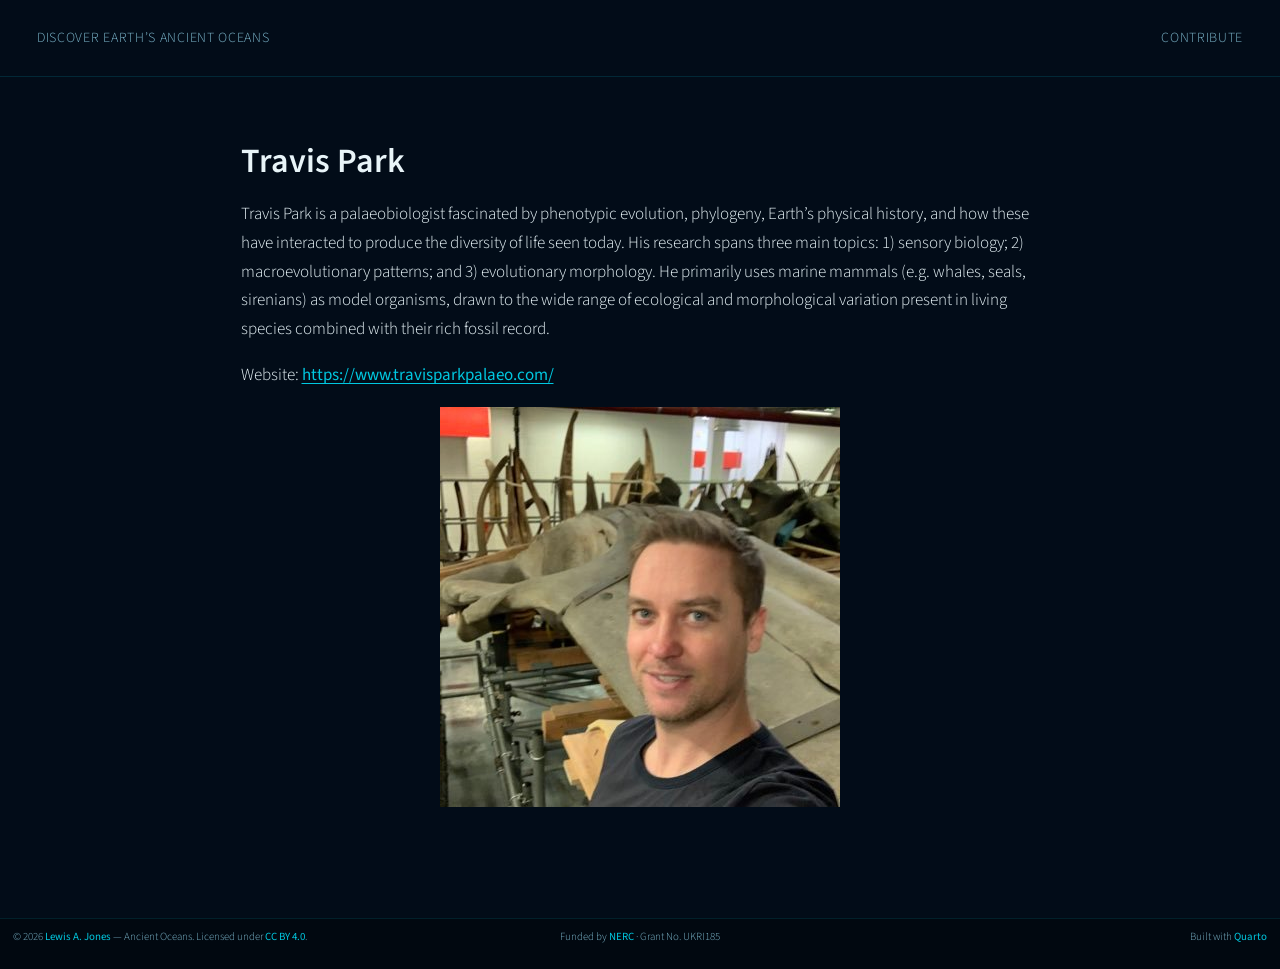
<file: contribute/travis-park/index.html>
<!DOCTYPE html>
<html xmlns="http://www.w3.org/1999/xhtml" lang="en" xml:lang="en"><head>

<meta charset="utf-8">
<meta name="generator" content="quarto-1.9.38">

<meta name="viewport" content="width=device-width, initial-scale=1.0, user-scalable=yes">

<meta name="author" content="Lewis A. Jones">
<meta name="description" content="Palaeobiologist">

<title>Travis Park – Ancient Oceans</title>
<style>
/* Default styles provided by pandoc.
** See https://pandoc.org/MANUAL.html#variables-for-html for config info.
*/
code{white-space: pre-wrap;}
span.smallcaps{font-variant: small-caps;}
div.columns{display: flex; gap: min(4vw, 1.5em);}
div.column{flex: auto; overflow-x: auto;}
div.hanging-indent{margin-left: 1.5em; text-indent: -1.5em;}
ul.task-list{list-style: none;}
ul.task-list li input[type="checkbox"] {
  width: 0.8em;
  margin: 0 0.8em 0.2em -1em; /* quarto-specific, see https://github.com/quarto-dev/quarto-cli/issues/4556 */ 
  vertical-align: middle;
}
</style>


<script src="../../site_libs/quarto-nav/quarto-nav.js"></script>
<script src="../../site_libs/quarto-nav/headroom.min.js"></script>
<script src="../../site_libs/clipboard/clipboard.min.js"></script>
<script src="../../site_libs/quarto-search/autocomplete.umd.js"></script>
<script src="../../site_libs/quarto-search/fuse.min.js"></script>
<script src="../../site_libs/quarto-search/quarto-search.js"></script>
<meta name="quarto:offset" content="../../">
<script src="../../site_libs/quarto-html/quarto.js" type="module"></script>
<script src="../../site_libs/quarto-html/tabsets/tabsets.js" type="module"></script>
<script src="../../site_libs/quarto-html/popper.min.js"></script>
<script src="../../site_libs/quarto-html/tippy.umd.min.js"></script>
<script src="../../site_libs/quarto-html/anchor.min.js"></script>
<link href="../../site_libs/quarto-html/tippy.css" rel="stylesheet">
<link href="../../site_libs/quarto-html/quarto-syntax-highlighting-dark-0a6b7249c26820e032cb0bd839ff02b1.css" rel="stylesheet" id="quarto-text-highlighting-styles">
<script src="../../site_libs/bootstrap/bootstrap.min.js"></script>
<link href="../../site_libs/bootstrap/bootstrap-icons.css" rel="stylesheet">
<link href="../../site_libs/bootstrap/bootstrap-b823bdf62d8d40a975ee78209c90e11a.min.css" rel="stylesheet" append-hash="true" id="quarto-bootstrap" data-mode="dark">
<script id="quarto-search-options" type="application/json">{
  "location": "navbar",
  "copy-button": false,
  "collapse-after": 3,
  "panel-placement": "end",
  "type": "overlay",
  "limit": 50,
  "keyboard-shortcut": [
    "f",
    "/",
    "s"
  ],
  "show-item-context": false,
  "language": {
    "search-no-results-text": "No results",
    "search-matching-documents-text": "matching documents",
    "search-copy-link-title": "Copy link to search",
    "search-hide-matches-text": "Hide additional matches",
    "search-more-match-text": "more match in this document",
    "search-more-matches-text": "more matches in this document",
    "search-clear-button-title": "Clear",
    "search-text-placeholder": "",
    "search-detached-cancel-button-title": "Cancel",
    "search-submit-button-title": "Submit",
    "search-label": "Search"
  }
}</script>


<link rel="stylesheet" href="../../css/styles.css">
</head>

<body class="nav-fixed fullcontent quarto-light">

<div id="quarto-search-results"></div>
  <header id="quarto-header" class="headroom fixed-top">
    <nav class="navbar navbar-expand-lg " data-bs-theme="dark">
      <div class="navbar-container container-fluid">
          <button class="navbar-toggler" type="button" data-bs-toggle="collapse" data-bs-target="#navbarCollapse" aria-controls="navbarCollapse" role="menu" aria-expanded="false" aria-label="Toggle navigation" onclick="if (window.quartoToggleHeadroom) { window.quartoToggleHeadroom(); }">
  <span class="navbar-toggler-icon"></span>
</button>
          <div class="collapse navbar-collapse" id="navbarCollapse">
            <ul class="navbar-nav navbar-nav-scroll me-auto">
  <li class="nav-item">
    <a class="nav-link" href="../../index.html"> 
<span class="menu-text">Discover Earth’s Ancient Oceans</span></a>
  </li>  
</ul>
            <ul class="navbar-nav navbar-nav-scroll ms-auto">
  <li class="nav-item">
    <a class="nav-link" href="../../contribute/index.html"> 
<span class="menu-text">Contribute</span></a>
  </li>  
</ul>
          </div> <!-- /navcollapse -->
            <div class="quarto-navbar-tools">
</div>
      </div> <!-- /container-fluid -->
    </nav>
</header>
<!-- content -->
<div id="quarto-content" class="quarto-container page-columns page-rows-contents page-layout-article page-navbar">
<!-- sidebar -->
<!-- margin-sidebar -->
    
<!-- main -->
<main class="content" id="quarto-document-content">

<header id="title-block-header" class="quarto-title-block default">
<div class="quarto-title">
<h1 class="title">Travis Park</h1>
  <div class="quarto-categories">
    <div class="quarto-category">Travis Park</div>
  </div>
  </div>

<div>
  <div class="description">
    Palaeobiologist
  </div>
</div>


<div class="quarto-title-meta">

    <div>
    <div class="quarto-title-meta-heading">Author</div>
    <div class="quarto-title-meta-contents">
             <p><a href="https://lewisajones.com">Lewis A. Jones</a> <a href="https://orcid.org/0000-0003-3902-8986" class="quarto-title-author-orcid"> <img src="[data-uri]"></a></p>
          </div>
  </div>
    
  
    
  </div>
  


</header>


<section id="travis-park" class="level1">
<h1>Travis Park</h1>
<p>Travis Park is a palaeobiologist fascinated by phenotypic evolution, phylogeny, Earth’s physical history, and how these have interacted to produce the diversity of life seen today. His research spans three main topics: 1) sensory biology; 2) macroevolutionary patterns; and 3) evolutionary morphology. He primarily uses marine mammals (e.g.&nbsp;whales, seals, sirenians) as model organisms, drawn to the wide range of ecological and morphological variation present in living species combined with their rich fossil record.</p>
<p>Website: <a href="https://www.travisparkpalaeo.com/">https://www.travisparkpalaeo.com/</a></p>
<div class="quarto-figure quarto-figure-center">
<figure class="figure">
<p><img src="travis-park.jpg" class="img-fluid quarto-figure quarto-figure-center figure-img"></p>
</figure>
</div>


</section>

</main> <!-- /main -->
<script id="quarto-html-after-body" type="application/javascript">
  window.document.addEventListener("DOMContentLoaded", function (event) {
    const icon = "";
    const anchorJS = new window.AnchorJS();
    anchorJS.options = {
      placement: 'right',
      icon: icon
    };
    anchorJS.add('.anchored');
    const isCodeAnnotation = (el) => {
      for (const clz of el.classList) {
        if (clz.startsWith('code-annotation-')) {                     
          return true;
        }
      }
      return false;
    }
    const onCopySuccess = function(e) {
      // button target
      const button = e.trigger;
      // don't keep focus
      button.blur();
      // flash "checked"
      button.classList.add('code-copy-button-checked');
      var currentTitle = button.getAttribute("title");
      button.setAttribute("title", "Copied!");
      let tooltip;
      if (window.bootstrap) {
        button.setAttribute("data-bs-toggle", "tooltip");
        button.setAttribute("data-bs-placement", "left");
        button.setAttribute("data-bs-title", "Copied!");
        tooltip = new bootstrap.Tooltip(button, 
          { trigger: "manual", 
            customClass: "code-copy-button-tooltip",
            offset: [0, -8]});
        tooltip.show();    
      }
      setTimeout(function() {
        if (tooltip) {
          tooltip.hide();
          button.removeAttribute("data-bs-title");
          button.removeAttribute("data-bs-toggle");
          button.removeAttribute("data-bs-placement");
        }
        button.setAttribute("title", currentTitle);
        button.classList.remove('code-copy-button-checked');
      }, 1000);
      // clear code selection
      e.clearSelection();
    }
    const getTextToCopy = function(trigger) {
      const outerScaffold = trigger.parentElement.cloneNode(true);
      const codeEl = outerScaffold.querySelector('code');
      for (const childEl of codeEl.children) {
        if (isCodeAnnotation(childEl)) {
          childEl.remove();
        }
      }
      return codeEl.innerText;
    }
    const clipboard = new window.ClipboardJS('.code-copy-button:not([data-in-quarto-modal])', {
      text: getTextToCopy
    });
    clipboard.on('success', onCopySuccess);
    if (window.document.getElementById('quarto-embedded-source-code-modal')) {
      const clipboardModal = new window.ClipboardJS('.code-copy-button[data-in-quarto-modal]', {
        text: getTextToCopy,
        container: window.document.getElementById('quarto-embedded-source-code-modal')
      });
      clipboardModal.on('success', onCopySuccess);
    }
      var localhostRegex = new RegExp(/^(?:http|https):\/\/localhost\:?[0-9]*\//);
      var mailtoRegex = new RegExp(/^mailto:/);
        var filterRegex = new RegExp("https:\/\/discover\.ancientoceans\.org");
      var isInternal = (href) => {
          return filterRegex.test(href) || localhostRegex.test(href) || mailtoRegex.test(href);
      }
      // Inspect non-navigation links and adorn them if external
     var links = window.document.querySelectorAll('a[href]:not(.nav-link):not(.navbar-brand):not(.toc-action):not(.sidebar-link):not(.sidebar-item-toggle):not(.pagination-link):not(.no-external):not([aria-hidden]):not(.dropdown-item):not(.quarto-navigation-tool):not(.about-link)');
      for (var i=0; i<links.length; i++) {
        const link = links[i];
        if (!isInternal(link.href)) {
          // undo the damage that might have been done by quarto-nav.js in the case of
          // links that we want to consider external
          if (link.dataset.originalHref !== undefined) {
            link.href = link.dataset.originalHref;
          }
        }
      }
    function tippyHover(el, contentFn, onTriggerFn, onUntriggerFn) {
      const config = {
        allowHTML: true,
        maxWidth: 500,
        delay: 100,
        arrow: false,
        appendTo: function(el) {
            return el.parentElement;
        },
        interactive: true,
        interactiveBorder: 10,
        theme: 'quarto',
        placement: 'bottom-start',
      };
      if (contentFn) {
        config.content = contentFn;
      }
      if (onTriggerFn) {
        config.onTrigger = onTriggerFn;
      }
      if (onUntriggerFn) {
        config.onUntrigger = onUntriggerFn;
      }
      window.tippy(el, config); 
    }
    const noterefs = window.document.querySelectorAll('a[role="doc-noteref"]');
    for (var i=0; i<noterefs.length; i++) {
      const ref = noterefs[i];
      tippyHover(ref, function() {
        // use id or data attribute instead here
        let href = ref.getAttribute('data-footnote-href') || ref.getAttribute('href');
        try { href = new URL(href).hash; } catch {}
        const id = href.replace(/^#\/?/, "");
        const note = window.document.getElementById(id);
        if (note) {
          return note.innerHTML;
        } else {
          return "";
        }
      });
    }
    const xrefs = window.document.querySelectorAll('a.quarto-xref');
    const processXRef = (id, note) => {
      // Strip column container classes
      const stripColumnClz = (el) => {
        el.classList.remove("page-full", "page-columns");
        if (el.children) {
          for (const child of el.children) {
            stripColumnClz(child);
          }
        }
      }
      stripColumnClz(note)
      if (id === null || id.startsWith('sec-')) {
        // Special case sections, only their first couple elements
        const container = document.createElement("div");
        if (note.children && note.children.length > 2) {
          container.appendChild(note.children[0].cloneNode(true));
          for (let i = 1; i < note.children.length; i++) {
            const child = note.children[i];
            if (child.tagName === "P" && child.innerText === "") {
              continue;
            } else {
              container.appendChild(child.cloneNode(true));
              break;
            }
          }
          if (window.Quarto?.typesetMath) {
            window.Quarto.typesetMath(container);
          }
          return container.innerHTML
        } else {
          if (window.Quarto?.typesetMath) {
            window.Quarto.typesetMath(note);
          }
          return note.innerHTML;
        }
      } else {
        // Remove any anchor links if they are present
        const anchorLink = note.querySelector('a.anchorjs-link');
        if (anchorLink) {
          anchorLink.remove();
        }
        if (window.Quarto?.typesetMath) {
          window.Quarto.typesetMath(note);
        }
        if (note.classList.contains("callout")) {
          return note.outerHTML;
        } else {
          return note.innerHTML;
        }
      }
    }
    for (var i=0; i<xrefs.length; i++) {
      const xref = xrefs[i];
      tippyHover(xref, undefined, function(instance) {
        instance.disable();
        let url = xref.getAttribute('href');
        let hash = undefined; 
        if (url.startsWith('#')) {
          hash = url;
        } else {
          try { hash = new URL(url).hash; } catch {}
        }
        if (hash) {
          const id = hash.replace(/^#\/?/, "");
          const note = window.document.getElementById(id);
          if (note !== null) {
            try {
              const html = processXRef(id, note.cloneNode(true));
              instance.setContent(html);
            } finally {
              instance.enable();
              instance.show();
            }
          } else {
            // See if we can fetch this
            fetch(url.split('#')[0])
            .then(res => res.text())
            .then(html => {
              const parser = new DOMParser();
              const htmlDoc = parser.parseFromString(html, "text/html");
              const note = htmlDoc.getElementById(id);
              if (note !== null) {
                const html = processXRef(id, note);
                instance.setContent(html);
              } 
            }).finally(() => {
              instance.enable();
              instance.show();
            });
          }
        } else {
          // See if we can fetch a full url (with no hash to target)
          // This is a special case and we should probably do some content thinning / targeting
          fetch(url)
          .then(res => res.text())
          .then(html => {
            const parser = new DOMParser();
            const htmlDoc = parser.parseFromString(html, "text/html");
            const note = htmlDoc.querySelector('main.content');
            if (note !== null) {
              // This should only happen for chapter cross references
              // (since there is no id in the URL)
              // remove the first header
              if (note.children.length > 0 && note.children[0].tagName === "HEADER") {
                note.children[0].remove();
              }
              const html = processXRef(null, note);
              instance.setContent(html);
            } 
          }).finally(() => {
            instance.enable();
            instance.show();
          });
        }
      }, function(instance) {
      });
    }
        let selectedAnnoteEl;
        const selectorForAnnotation = ( cell, annotation) => {
          let cellAttr = 'data-code-cell="' + cell + '"';
          let lineAttr = 'data-code-annotation="' +  annotation + '"';
          const selector = 'span[' + cellAttr + '][' + lineAttr + ']';
          return selector;
        }
        const selectCodeLines = (annoteEl) => {
          const doc = window.document;
          const targetCell = annoteEl.getAttribute("data-target-cell");
          const targetAnnotation = annoteEl.getAttribute("data-target-annotation");
          const annoteSpan = window.document.querySelector(selectorForAnnotation(targetCell, targetAnnotation));
          const lines = annoteSpan.getAttribute("data-code-lines").split(",");
          const lineIds = lines.map((line) => {
            return targetCell + "-" + line;
          })
          let top = null;
          let height = null;
          let parent = null;
          if (lineIds.length > 0) {
              //compute the position of the single el (top and bottom and make a div)
              const el = window.document.getElementById(lineIds[0]);
              top = el.offsetTop;
              height = el.offsetHeight;
              parent = el.parentElement.parentElement;
            if (lineIds.length > 1) {
              const lastEl = window.document.getElementById(lineIds[lineIds.length - 1]);
              const bottom = lastEl.offsetTop + lastEl.offsetHeight;
              height = bottom - top;
            }
            if (top !== null && height !== null && parent !== null) {
              // cook up a div (if necessary) and position it 
              let div = window.document.getElementById("code-annotation-line-highlight");
              if (div === null) {
                div = window.document.createElement("div");
                div.setAttribute("id", "code-annotation-line-highlight");
                div.style.position = 'absolute';
                parent.appendChild(div);
              }
              div.style.top = top - 2 + "px";
              div.style.height = height + 4 + "px";
              div.style.left = 0;
              let gutterDiv = window.document.getElementById("code-annotation-line-highlight-gutter");
              if (gutterDiv === null) {
                gutterDiv = window.document.createElement("div");
                gutterDiv.setAttribute("id", "code-annotation-line-highlight-gutter");
                gutterDiv.style.position = 'absolute';
                const codeCell = window.document.getElementById(targetCell);
                const gutter = codeCell.querySelector('.code-annotation-gutter');
                gutter.appendChild(gutterDiv);
              }
              gutterDiv.style.top = top - 2 + "px";
              gutterDiv.style.height = height + 4 + "px";
            }
            selectedAnnoteEl = annoteEl;
          }
        };
        const unselectCodeLines = () => {
          const elementsIds = ["code-annotation-line-highlight", "code-annotation-line-highlight-gutter"];
          elementsIds.forEach((elId) => {
            const div = window.document.getElementById(elId);
            if (div) {
              div.remove();
            }
          });
          selectedAnnoteEl = undefined;
        };
          // Handle positioning of the toggle
      window.addEventListener(
        "resize",
        throttle(() => {
          elRect = undefined;
          if (selectedAnnoteEl) {
            selectCodeLines(selectedAnnoteEl);
          }
        }, 10)
      );
      function throttle(fn, ms) {
      let throttle = false;
      let timer;
        return (...args) => {
          if(!throttle) { // first call gets through
              fn.apply(this, args);
              throttle = true;
          } else { // all the others get throttled
              if(timer) clearTimeout(timer); // cancel #2
              timer = setTimeout(() => {
                fn.apply(this, args);
                timer = throttle = false;
              }, ms);
          }
        };
      }
        // Attach click handler to the DT
        const annoteDls = window.document.querySelectorAll('dt[data-target-cell]');
        for (const annoteDlNode of annoteDls) {
          annoteDlNode.addEventListener('click', (event) => {
            const clickedEl = event.target;
            if (clickedEl !== selectedAnnoteEl) {
              unselectCodeLines();
              const activeEl = window.document.querySelector('dt[data-target-cell].code-annotation-active');
              if (activeEl) {
                activeEl.classList.remove('code-annotation-active');
              }
              selectCodeLines(clickedEl);
              clickedEl.classList.add('code-annotation-active');
            } else {
              // Unselect the line
              unselectCodeLines();
              clickedEl.classList.remove('code-annotation-active');
            }
          });
        }
    const findCites = (el) => {
      const parentEl = el.parentElement;
      if (parentEl) {
        const cites = parentEl.dataset.cites;
        if (cites) {
          return {
            el,
            cites: cites.split(' ')
          };
        } else {
          return findCites(el.parentElement)
        }
      } else {
        return undefined;
      }
    };
    var bibliorefs = window.document.querySelectorAll('a[role="doc-biblioref"]');
    for (var i=0; i<bibliorefs.length; i++) {
      const ref = bibliorefs[i];
      const citeInfo = findCites(ref);
      if (citeInfo) {
        tippyHover(citeInfo.el, function() {
          var popup = window.document.createElement('div');
          citeInfo.cites.forEach(function(cite) {
            var citeDiv = window.document.createElement('div');
            citeDiv.classList.add('hanging-indent');
            citeDiv.classList.add('csl-entry');
            var biblioDiv = window.document.getElementById('ref-' + cite);
            if (biblioDiv) {
              citeDiv.innerHTML = biblioDiv.innerHTML;
            }
            popup.appendChild(citeDiv);
          });
          return popup.innerHTML;
        });
      }
    }
  });
  </script>
</div> <!-- /content -->
<footer class="footer">
  <div class="nav-footer">
    <div class="nav-footer-left">
<p>© 2026 <a href="https://www.lewisajones.com">Lewis A. Jones</a> — Ancient Oceans. Licensed under <a href="https://creativecommons.org/licenses/by/4.0/">CC BY 4.0</a>.</p>
</div>   
    <div class="nav-footer-center">
<p>Funded by <a href="https://www.ukri.org/councils/nerc/">NERC</a> · Grant No.&nbsp;UKRI185</p>
</div>
    <div class="nav-footer-right">
<p>Built with <a href="https://quarto.org">Quarto</a></p>
</div>
  </div>
</footer>




</body></html>
</file>
<file: site_libs/quarto-html/tippy.css>
.tippy-box[data-animation=fade][data-state=hidden]{opacity:0}[data-tippy-root]{max-width:calc(100vw - 10px)}.tippy-box{position:relative;background-color:#333;color:#fff;border-radius:4px;font-size:14px;line-height:1.4;white-space:normal;outline:0;transition-property:transform,visibility,opacity}.tippy-box[data-placement^=top]>.tippy-arrow{bottom:0}.tippy-box[data-placement^=top]>.tippy-arrow:before{bottom:-7px;left:0;border-width:8px 8px 0;border-top-color:initial;transform-origin:center top}.tippy-box[data-placement^=bottom]>.tippy-arrow{top:0}.tippy-box[data-placement^=bottom]>.tippy-arrow:before{top:-7px;left:0;border-width:0 8px 8px;border-bottom-color:initial;transform-origin:center bottom}.tippy-box[data-placement^=left]>.tippy-arrow{right:0}.tippy-box[data-placement^=left]>.tippy-arrow:before{border-width:8px 0 8px 8px;border-left-color:initial;right:-7px;transform-origin:center left}.tippy-box[data-placement^=right]>.tippy-arrow{left:0}.tippy-box[data-placement^=right]>.tippy-arrow:before{left:-7px;border-width:8px 8px 8px 0;border-right-color:initial;transform-origin:center right}.tippy-box[data-inertia][data-state=visible]{transition-timing-function:cubic-bezier(.54,1.5,.38,1.11)}.tippy-arrow{width:16px;height:16px;color:#333}.tippy-arrow:before{content:"";position:absolute;border-color:transparent;border-style:solid}.tippy-content{position:relative;padding:5px 9px;z-index:1}
</file>
<file: site_libs/quarto-html/quarto-syntax-highlighting-dark-0a6b7249c26820e032cb0bd839ff02b1.css>
/* quarto syntax highlight colors */
:root {
  --quarto-hl-al-color: #f07178;
  --quarto-hl-an-color: #d4d0ab;
  --quarto-hl-at-color: #00e0e0;
  --quarto-hl-bn-color: #d4d0ab;
  --quarto-hl-bu-color: #abe338;
  --quarto-hl-ch-color: #abe338;
  --quarto-hl-co-color: #f8f8f2;
  --quarto-hl-cv-color: #ffd700;
  --quarto-hl-cn-color: #ffd700;
  --quarto-hl-cf-color: #ffa07a;
  --quarto-hl-dt-color: #ffa07a;
  --quarto-hl-dv-color: #d4d0ab;
  --quarto-hl-do-color: #f8f8f2;
  --quarto-hl-er-color: #f07178;
  --quarto-hl-ex-color: #00e0e0;
  --quarto-hl-fl-color: #d4d0ab;
  --quarto-hl-fu-color: #ffa07a;
  --quarto-hl-im-color: #abe338;
  --quarto-hl-in-color: #d4d0ab;
  --quarto-hl-kw-color: #ffa07a;
  --quarto-hl-op-color: #ffa07a;
  --quarto-hl-ot-color: #00e0e0;
  --quarto-hl-pp-color: #dcc6e0;
  --quarto-hl-re-color: #00e0e0;
  --quarto-hl-sc-color: #abe338;
  --quarto-hl-ss-color: #abe338;
  --quarto-hl-st-color: #abe338;
  --quarto-hl-va-color: #00e0e0;
  --quarto-hl-vs-color: #abe338;
  --quarto-hl-wa-color: #dcc6e0;
}

/* other quarto variables */
:root {
  --quarto-font-monospace: SFMono-Regular, Menlo, Monaco, Consolas, "Liberation Mono", "Courier New", monospace;
}

/* syntax highlight based on Pandoc's rules */
pre > code.sourceCode > span {
  color: #f8f8f2;
}

code.sourceCode > span {
  color: #f8f8f2;
}

div.sourceCode,
div.sourceCode pre.sourceCode {
  color: #f8f8f2;
}

/* Normal */
code span {
  color: #f8f8f2;
}

/* Alert */
code span.al {
  color: #f07178;
}

/* Annotation */
code span.an {
  color: #d4d0ab;
}

/* Attribute */
code span.at {
  color: #00e0e0;
}

/* BaseN */
code span.bn {
  color: #d4d0ab;
}

/* BuiltIn */
code span.bu {
  color: #abe338;
}

/* ControlFlow */
code span.cf {
  font-weight: bold;
  color: #ffa07a;
}

/* Char */
code span.ch {
  color: #abe338;
}

/* Constant */
code span.cn {
  color: #ffd700;
}

/* Comment */
code span.co {
  font-style: italic;
  color: #f8f8f2;
}

/* CommentVar */
code span.cv {
  color: #ffd700;
}

/* Documentation */
code span.do {
  color: #f8f8f2;
}

/* DataType */
code span.dt {
  color: #ffa07a;
}

/* DecVal */
code span.dv {
  color: #d4d0ab;
}

/* Error */
code span.er {
  color: #f07178;
  text-decoration: underline;
}

/* Extension */
code span.ex {
  font-weight: bold;
  color: #00e0e0;
}

/* Float */
code span.fl {
  color: #d4d0ab;
}

/* Function */
code span.fu {
  color: #ffa07a;
}

/* Import */
code span.im {
  color: #abe338;
}

/* Information */
code span.in {
  color: #d4d0ab;
}

/* Keyword */
code span.kw {
  font-weight: bold;
  color: #ffa07a;
}

/* Operator */
code span.op {
  color: #ffa07a;
}

/* Other */
code span.ot {
  color: #00e0e0;
}

/* Preprocessor */
code span.pp {
  color: #dcc6e0;
}

/* RegionMarker */
code span.re {
  background-color: #f8f8f2;
  color: #00e0e0;
}

/* SpecialChar */
code span.sc {
  color: #abe338;
}

/* SpecialString */
code span.ss {
  color: #abe338;
}

/* String */
code span.st {
  color: #abe338;
}

/* Variable */
code span.va {
  color: #00e0e0;
}

/* VerbatimString */
code span.vs {
  color: #abe338;
}

/* Warning */
code span.wa {
  color: #dcc6e0;
}

.prevent-inlining {
  content: "</";
}

/*# sourceMappingURL=175367c052bafc98bd680af3479823f0.css.map */
</file>
<file: css/styles.css>
*, *::before, *::after { box-sizing: border-box; margin: 0; padding: 0; }

:root {
  --deep: #020c18;
  --abyss: #010810;
  --mid: #063a5c;
  --bio: #00c8e0;
  --amber: #c8922a;
  --muted: #7ab3c8;
  --surf: #e8f4f8;
  --tw: 110px;
  --nw: 52px;
}

/* Body defaults set in custom.scss */
body {
  overflow-x: hidden;
  line-height: 1.7;
}

.justify {
  text-align: justify !important
}

/* Quarto chrome — see css/custom.scss */

::-webkit-scrollbar { width: 4px; }
::-webkit-scrollbar-track { background: var(--abyss); }
::-webkit-scrollbar-thumb { background: var(--mid); border-radius: 2px; }

/* ── Hero ── */
#hero {
  position: relative; width: 100%; height: 100vh; min-height: 560px;
  display: flex; flex-direction: column;
  align-items: center; justify-content: center;
  overflow: hidden;
  background: radial-gradient(ellipse at 50% 65%, #063a5c 0%, #020c18 55%, #010810 100%);

}
#hc { position: absolute; inset: 0; width: 100%; height: 100%; pointer-events: none; }
.hcontent { position: relative; z-index: 2; text-align: center; padding: 2rem; max-width: 780px; }
.eyebrow {
  font-size: 0.7rem; letter-spacing: 0.3em; text-transform: uppercase;
  color: var(--bio); margin-bottom: 1.2rem; animation: fu 1s 0.3s both;
}
.htitle {
  font-family: 'Playfair Display', serif;
  font-size: clamp(2.6rem, 7vw, 5.5rem);
  font-weight: 700; line-height: 1.1; margin-bottom: 1.2rem;
  animation: fu 1s 0.5s both; color: var(--surf);
}
.htitle em { font-style: italic; color: var(--bio); }
.hsub {
  font-size: clamp(0.9rem, 2vw, 1.15rem); color: var(--muted);
  max-width: 520px; margin: 0 auto 1rem; animation: fu 1s 0.7s both;
}
.hauthors {
  font-size: 0.82rem; color: var(--amber); letter-spacing: 0.12em;
  text-transform: uppercase; animation: fu 1s 0.9s both; margin-bottom: 1.25rem;
}
.hcontributors {
  font-size: 0.6rem; color: var(--amber); letter-spacing: 0.12em;
  text-transform: uppercase; animation: fu 1s 0.9s both; margin-bottom: 1rem;
}
/* scue: fixed to viewport bottom, centred on full viewport (no sidebar during hero) */
.scue {
  position: fixed; bottom: 2rem;
  left: 0; right: 0;
  display: flex; flex-direction: column; align-items: center; gap: 0.4rem;
  color: var(--muted); font-size: 0.7rem; letter-spacing: 0.15em;
  text-transform: uppercase; cursor: pointer; animation: fu 1s 1.2s both;
  z-index: 50;
  transition: opacity 0.4s;
}
.scue.hidden { opacity: 0; pointer-events: none; }
.sarr {
  width: 20px; height: 20px;
  border-right: 1.5px solid var(--bio); border-bottom: 1.5px solid var(--bio);
  transform: rotate(45deg); animation: bd 2s infinite;
}

/* ── Layout ── */
#tlc { position: relative; display: flex; align-items: flex-start; }

#gsb {
  position: sticky; top: 0; width: var(--tw); height: 100vh;
  flex-shrink: 0; z-index: 100;
  background: rgba(1, 8, 16, 0.96);
  border-right: 1px solid rgba(0, 200, 224, 0.1);
  display: flex; flex-direction: column; overflow: hidden;
}
.sbh {
  padding: 0.6rem 0.4rem; text-align: center;
  border-bottom: 1px solid rgba(0, 200, 224, 0.1);
  flex-shrink: 0; font-size: 0.55rem; letter-spacing: 0.15em;
  text-transform: uppercase; color: var(--muted);
}
#gtd {
  flex: 1; overflow: hidden; padding: 0.4rem 0.25rem;
  display: flex; flex-direction: column; gap: 0;
}
/* Base unit style */
.gu {
  border-radius: 2px; padding: 0.16rem 0.3rem;
  font-size: 0.56rem; font-weight: 600; letter-spacing: 0.04em;
  text-transform: uppercase; opacity: 0.38;
  white-space: nowrap; overflow: hidden; text-overflow: ellipsis;
  transition: opacity 0.3s, background 0.3s, transform 0.3s;
  cursor: pointer;
}
/* Active highlight — glow + slight scale */
.gu.act {
  opacity: 1 !important;
  transform: scaleX(1.02);
  box-shadow: inset 0 0 0 1px rgba(255,255,255,0.15);
}
.gu:hover { opacity: 0.75; }

/* Eon — full-width, bold, coloured left border, small gap above */
.gu.eon {
  font-size: 0.5rem; letter-spacing: 0.1em; font-weight: 700;
  margin-top: 4px; padding-left: 0.3rem;
  border-left: 3px solid currentColor;
}

/* Era — indented 8px, medium weight */
.gu.era {
  font-size: 0.52rem; font-weight: 600;
  padding-left: 0.65rem;
  border-left: 2px solid currentColor;
  opacity: 0.35;
}

/* Period — indented 16px, lighter */
.gu.per {
  font-size: 0.54rem; font-weight: 500;
  padding-left: 1.0rem;
  border-left: 1px solid rgba(255,255,255,0.12);
  opacity: 0.32;
}

/* Stages — hidden by default, opened via JS when parent period is .act */
.gu.stg {
  font-size: 0.5rem; padding-left: 1rem; font-weight: 400;
  max-height: 0; overflow: hidden; opacity: 0;
  padding-top: 0; padding-bottom: 0; margin: 0;
  transition: max-height 0.25s ease, opacity 0.25s ease, padding 0.25s ease;
}
.gu.stg.open {
  max-height: 1.4rem; opacity: 0.65;
  padding-top: 0.12rem; padding-bottom: 0.12rem;
}
.gu.stg.open.act { opacity: 1; }

.sbf {
  padding: 0.4rem; text-align: center;
  border-top: 1px solid rgba(0,200,224,0.1); flex-shrink: 0;
}
.sbf .mv {
  font-family: 'Playfair Display', serif; font-size: 0.95rem;
  color: var(--bio); display: block;
}
.sbf .ml {
  font-size: 0.5rem; letter-spacing: 0.12em;
  text-transform: uppercase; color: var(--muted);
}

#evcol { flex: 1; min-width: 0; padding: 4rem 2rem 8rem; max-width: 660px; margin: 0 auto; }

#evnav {
  position: sticky; top: 50vh; transform: translateY(-50%);
  width: var(--nw); flex-shrink: 0;
  display: flex; flex-direction: column; align-items: center; gap: 0.8rem;
  padding: 1rem 0.4rem; align-self: flex-start; margin-top: 4rem;
}
.nb {
  width: 38px; height: 38px; border-radius: 50%;
  border: 1px solid rgba(0,200,224,0.35);
  background: rgba(2,12,24,0.85); color: var(--bio);
  cursor: pointer; display: flex; align-items: center; justify-content: center;
  transition: all 0.3s; backdrop-filter: blur(4px);
}
.nb:hover { background: rgba(0,200,224,0.12); border-color: var(--bio); transform: scale(1.1); }
.nb:disabled { opacity: 0.2; cursor: not-allowed; transform: none; }
.nb svg { width: 16px; height: 16px; stroke: currentColor; fill: none; stroke-width: 2; }
.nct { font-size: 0.6rem; color: var(--muted); text-align: center; }

/* ── Eon dividers ── */
.ediv { display: flex; align-items: center; gap: 0.75rem; margin: 1.5rem 0 3rem; }
.edl { flex: 1; height: 1px; opacity: 0.4; }
.edlb {
  font-family: 'Playfair Display', serif; font-size: 0.8rem;
  font-style: italic; letter-spacing: 0.08em; white-space: nowrap;
  padding: 0.2rem 0.65rem; border-radius: 2rem;
  border: 1px solid currentColor; opacity: 0.6;
}

/* ── Event cards ── */
.eiw:hover .epop { opacity: 1; transform: translateX(0); pointer-events: auto; }

.ec {
  position: relative;
  z-index: 0;
}
.ec:has(.eiw:hover),
.ec:has(.eiw:focus-within) {
  z-index: 10;
}
.ec.vis { opacity: 1; transform: translateY(0); }
.eam { display: flex; align-items: center; gap: 0.65rem; margin-bottom: 0.85rem; }
.ead {
  width: 9px; height: 9px; border-radius: 50%;
  background: var(--bio); flex-shrink: 0; animation: pg 3s infinite;
}
.eat { font-size: 0.65rem; letter-spacing: 0.15em; text-transform: uppercase; color: var(--amber); }
.eal { flex: 1; height: 1px; background: linear-gradient(to right, rgba(0,200,224,0.3), transparent); }

.eiw {
  position: relative; width: 100%;
  border-radius: 5px; overflow: visible;
  cursor: pointer; margin-bottom: 0.65rem;
}
.eiw img {
  width: 100%; height: auto; display: block;
  border-radius: 5px;
  border: 1px solid rgba(0,200,224,0.15);
  transition: border-color 0.3s, filter 0.3s;
}
.eiw:hover img { border-color: rgba(0,200,224,0.5); filter: brightness(0.65); }

.epop {
  position: absolute; top: 0; left: calc(100% + 0.9rem);
  width: clamp(240px, 32vw, 400px);
  background: rgba(4,18,34,0.97);
  border: 1px solid rgba(0,200,224,0.25);
  border-radius: 6px; padding: 1.25rem;
  z-index: 200; pointer-events: none;
  opacity: 0; transform: translateX(-6px);
  transition: opacity 0.3s, transform 0.3s;
  backdrop-filter: blur(12px);
}
.eiw:hover .epop { opacity: 1; transform: translateX(0); pointer-events: auto; }
.eiw:hover,
.eiw:focus-within {
  z-index: 300;
}
.epop h3 { font-family: 'Playfair Display', serif; font-size: 1rem; color: var(--bio); margin-bottom: 0.6rem; line-height: 1.3; }
.epop p { font-size: 0.85rem; color: var(--muted); line-height: 1.6; margin-bottom: 0.45rem; }
.epop .etag { font-size: 0.7rem; color: var(--amber); font-style: normal; }
.ecap { font-size: 0.78rem; color: var(--muted); line-height: 1.5; padding-left: 0.45rem; border-left: 2px solid rgba(0,200,224,0.18); }
.econn { width: 1px; height: 2.5rem; background: linear-gradient(to bottom, rgba(0,200,224,0.18), transparent); margin: 0 auto -2rem; }

/* ── Floating time indicator ── */
/* #ftw is centred on the page content area (between sidebar and nav) */
#ftw {
  position: fixed; bottom: 1.75rem;
  left: calc(var(--tw) + (100vw - var(--tw) - var(--nw)) / 2);
  transform: translateX(-50%);
  z-index: 300; display: flex; flex-direction: column; align-items: center;
  pointer-events: none; transition: opacity 0.3s;
}
#ftw.hid { opacity: 0; }
#tdl.hid { opacity: 0; }
#tdl { transition: opacity 0.3s; }
.tpill {
  background: rgba(2,12,24,0.93);
  border: 1px solid rgba(0,200,224,0.38);
  border-radius: 2rem; padding: 0.45rem 1.1rem;
  display: flex; align-items: baseline; gap: 0.35rem;
  backdrop-filter: blur(10px);
}
.tv { font-family: 'Playfair Display', serif; font-size: 1.3rem; color: var(--bio); letter-spacing: -0.02em; }
.tu { font-size: 0.65rem; letter-spacing: 0.12em; text-transform: uppercase; color: var(--muted); }
.tpn { font-size: 0.6rem; letter-spacing: 0.12em; text-transform: uppercase; color: var(--amber); margin-top: 0.2rem; text-align: center; }

/* Dashed line — JS sets --tdl-bottom via alignDashedLine() on init + resize */
#tdl {
  position: fixed;
  bottom: var(--tdl-bottom, calc(1.75rem + 19px));
  left: var(--tw); right: var(--nw);
  height: 1px; pointer-events: none; z-index: 299;
  display: flex; align-items: center;
}
.dlc { width: 6px; height: 6px; border-radius: 50%; background: var(--bio); flex-shrink: 0; }
.dli { flex: 1; border-top: 1.5px dashed rgba(0,200,224,0.3); }

/* ── Animations ── */
@keyframes fu {
  from { opacity: 0; transform: translateY(18px); }
  to   { opacity: 1; transform: translateY(0); }
}
@keyframes bd {
  0%, 100% { transform: rotate(45deg) translateY(0); }
  50%       { transform: rotate(45deg) translateY(5px); }
}
@keyframes pg {
  0%, 100% { box-shadow: 0 0 6px var(--bio); }
  50%       { box-shadow: 0 0 14px var(--bio), 0 0 28px rgba(0,200,224,0.3); }
}

/* ── Responsive ── */
@media (max-width: 760px) {
  :root { --tw: 60px; --nw: 42px; }
  .gu { font-size: 0.48rem; padding: 0.12rem 0.2rem; }
  .epop { left: 0; top: calc(100% + 0.4rem); width: 100%; transform: translateY(-6px); }
  .eiw:hover .epop { transform: translateY(0); }
  #evcol { padding: 2rem 0.75rem 8rem; }
}
@media (max-width: 440px) {
  :root { --tw: 0px; --nw: 0px; }
  #gsb, #evnav { display: none; }
}
</file>
